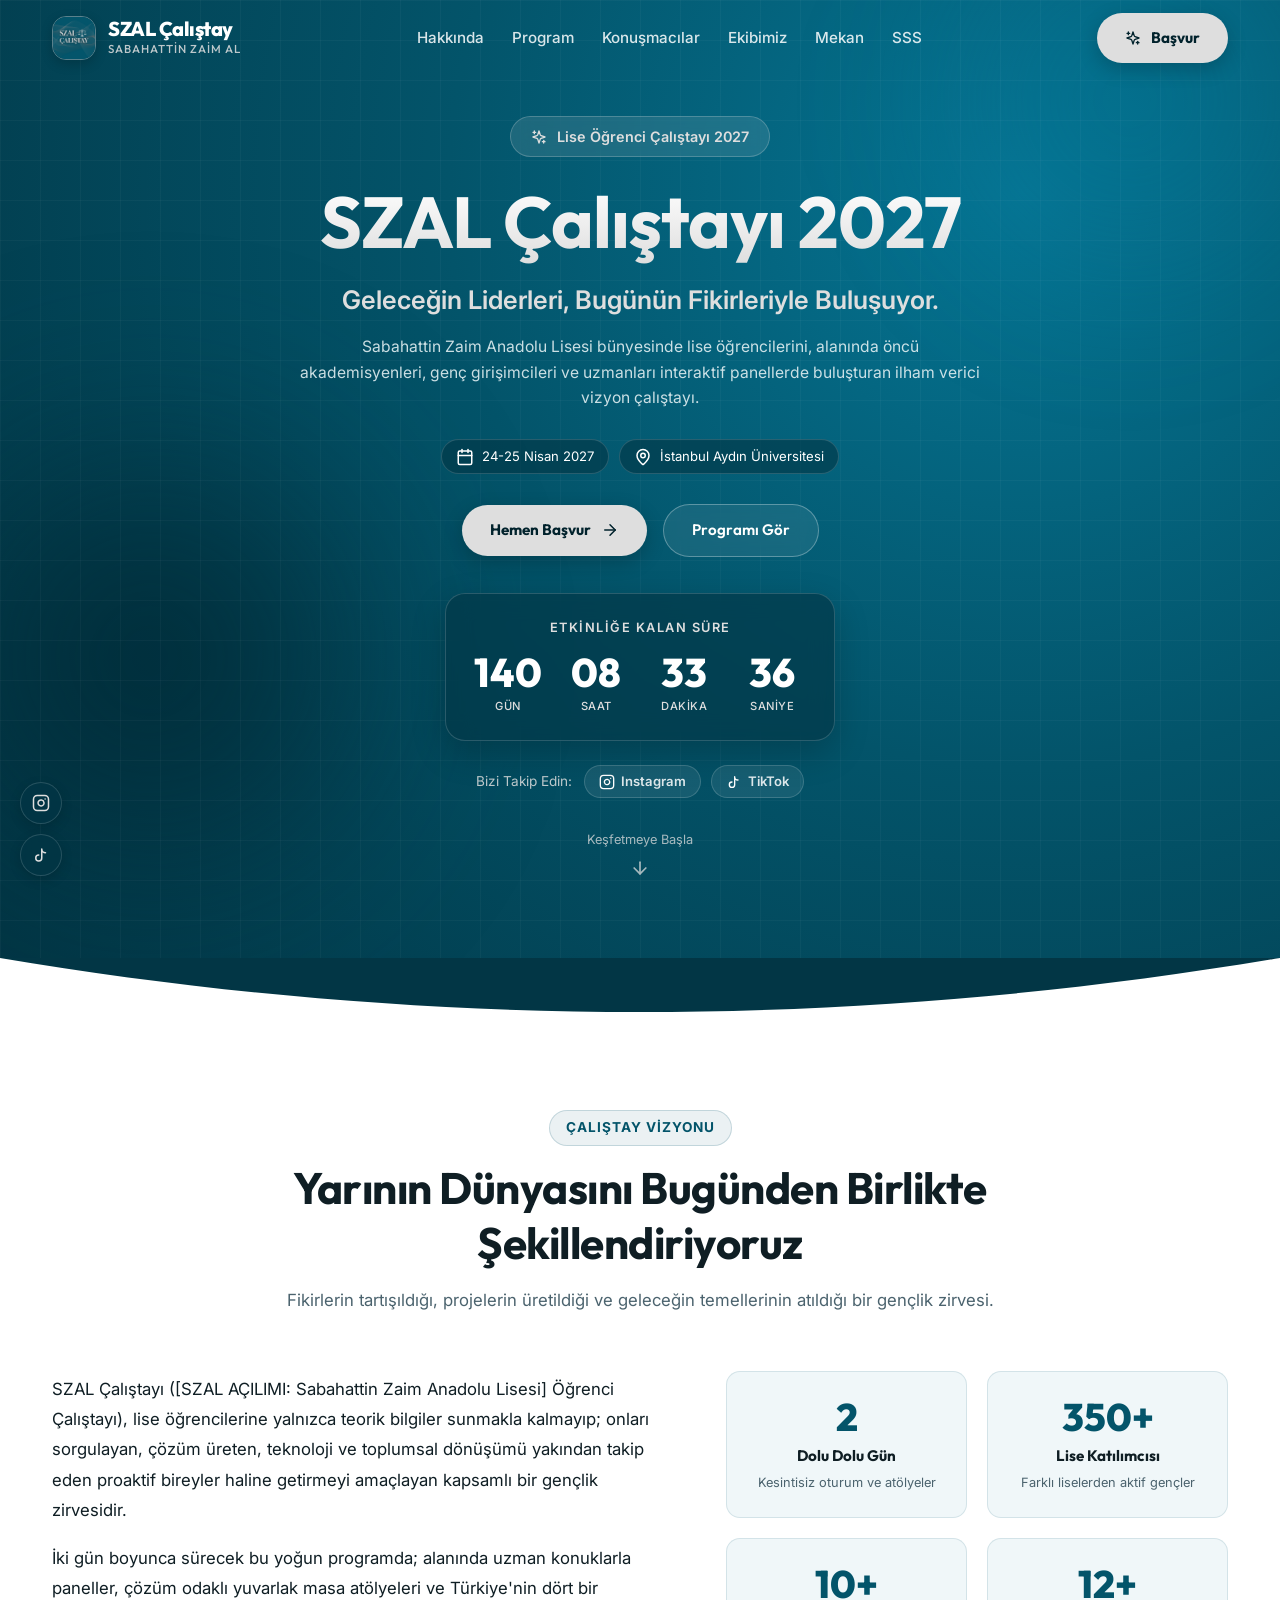
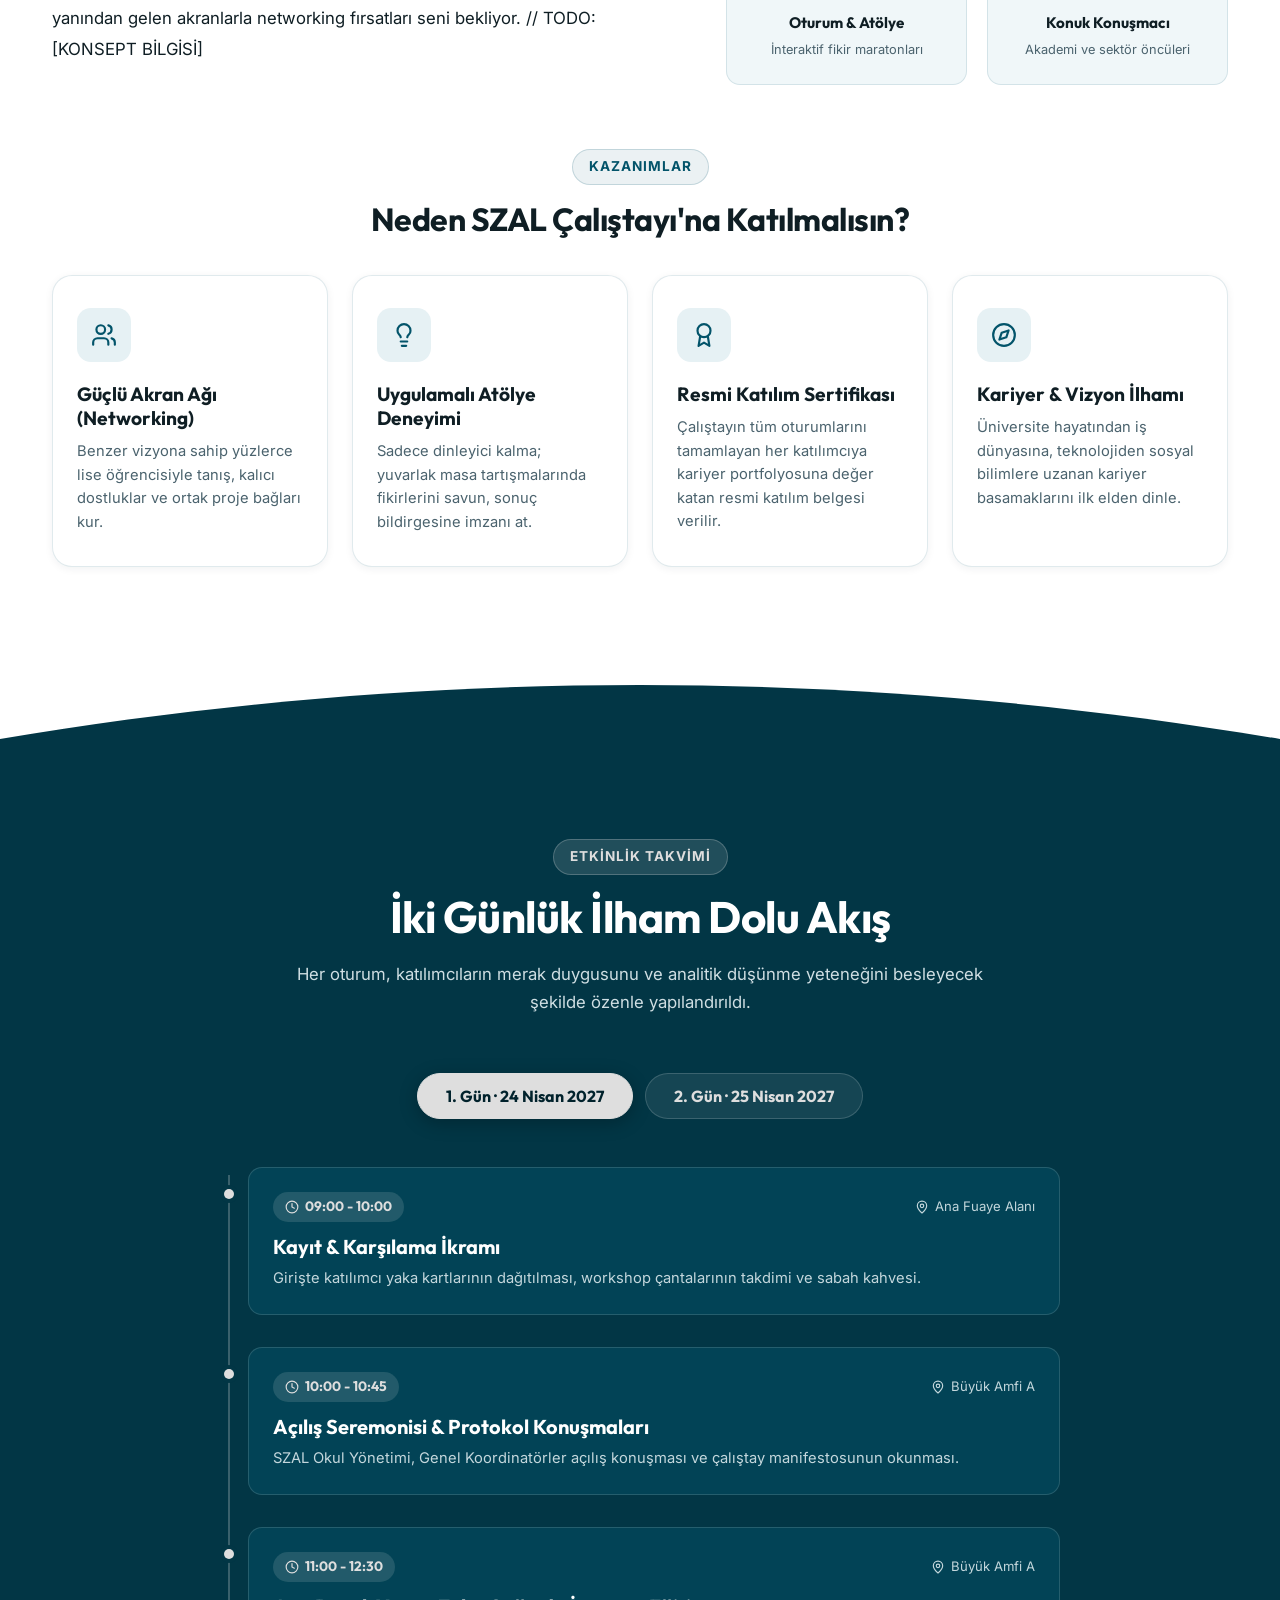
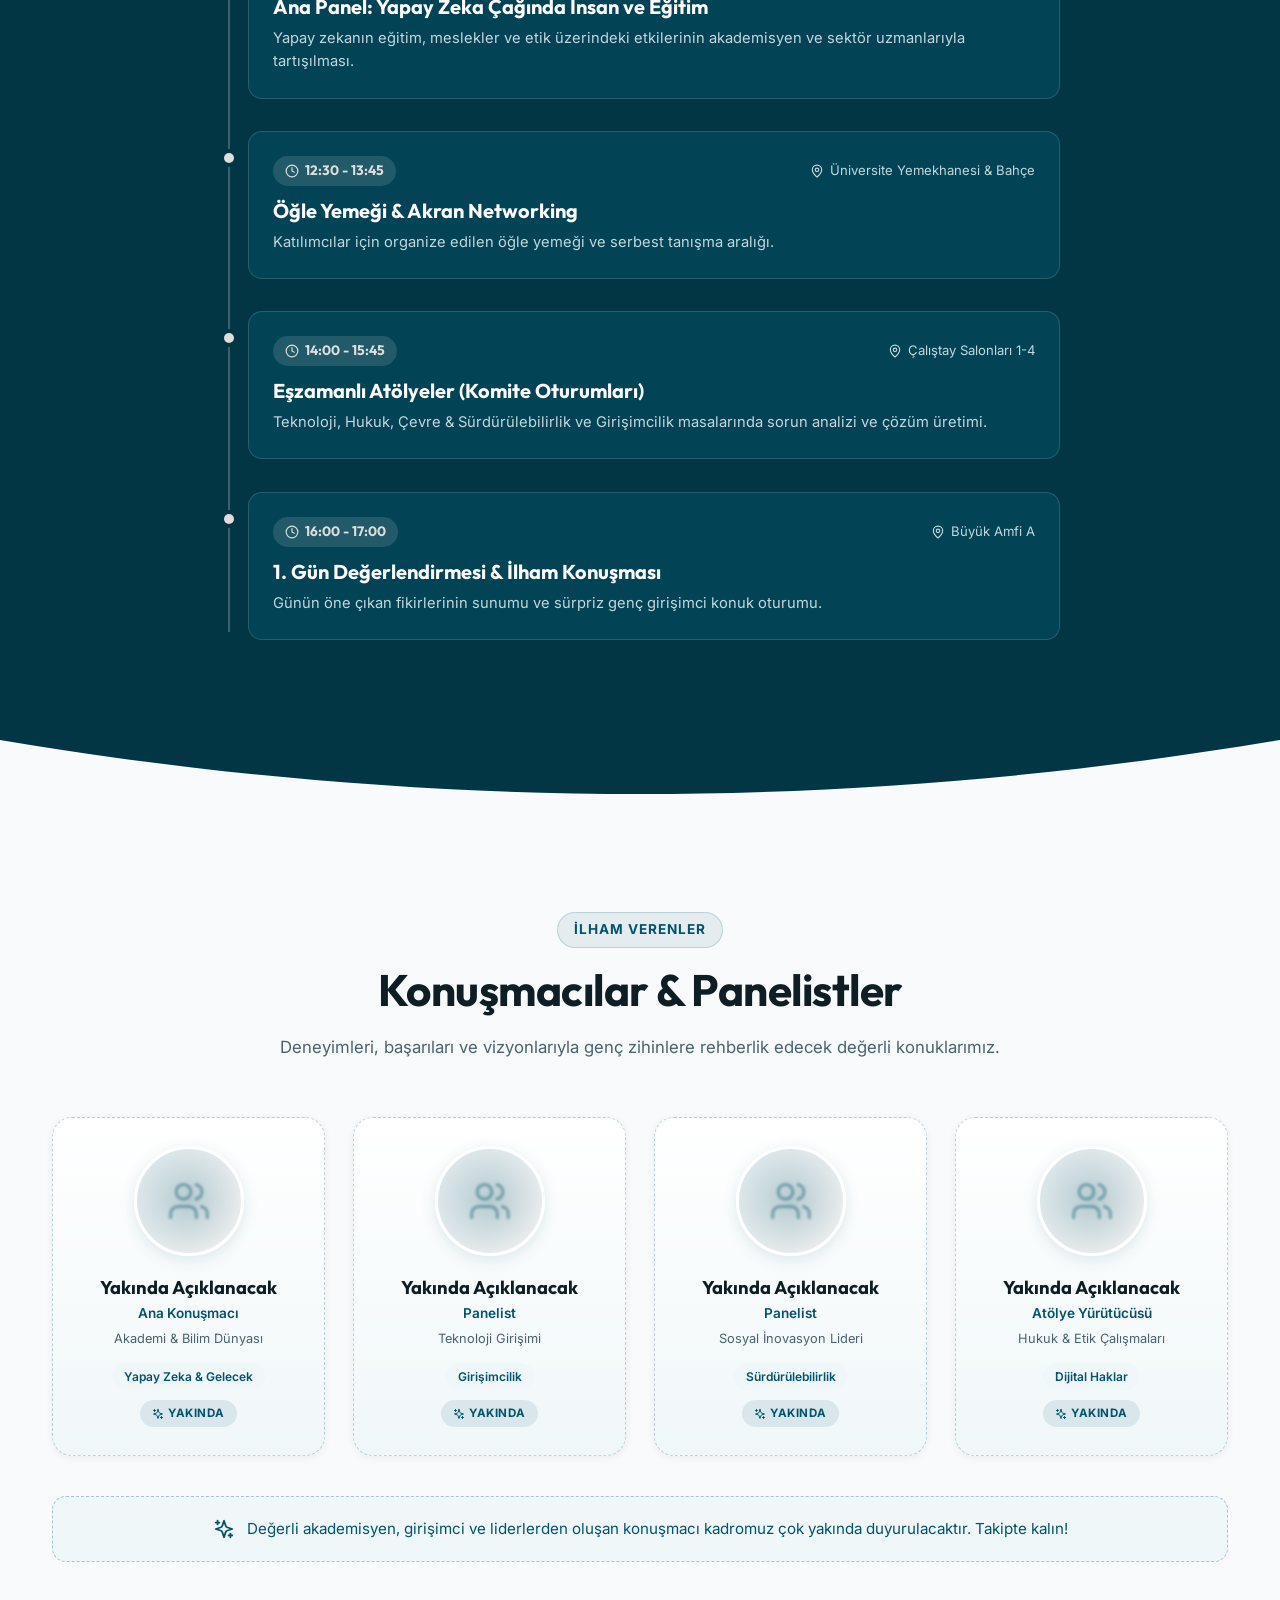
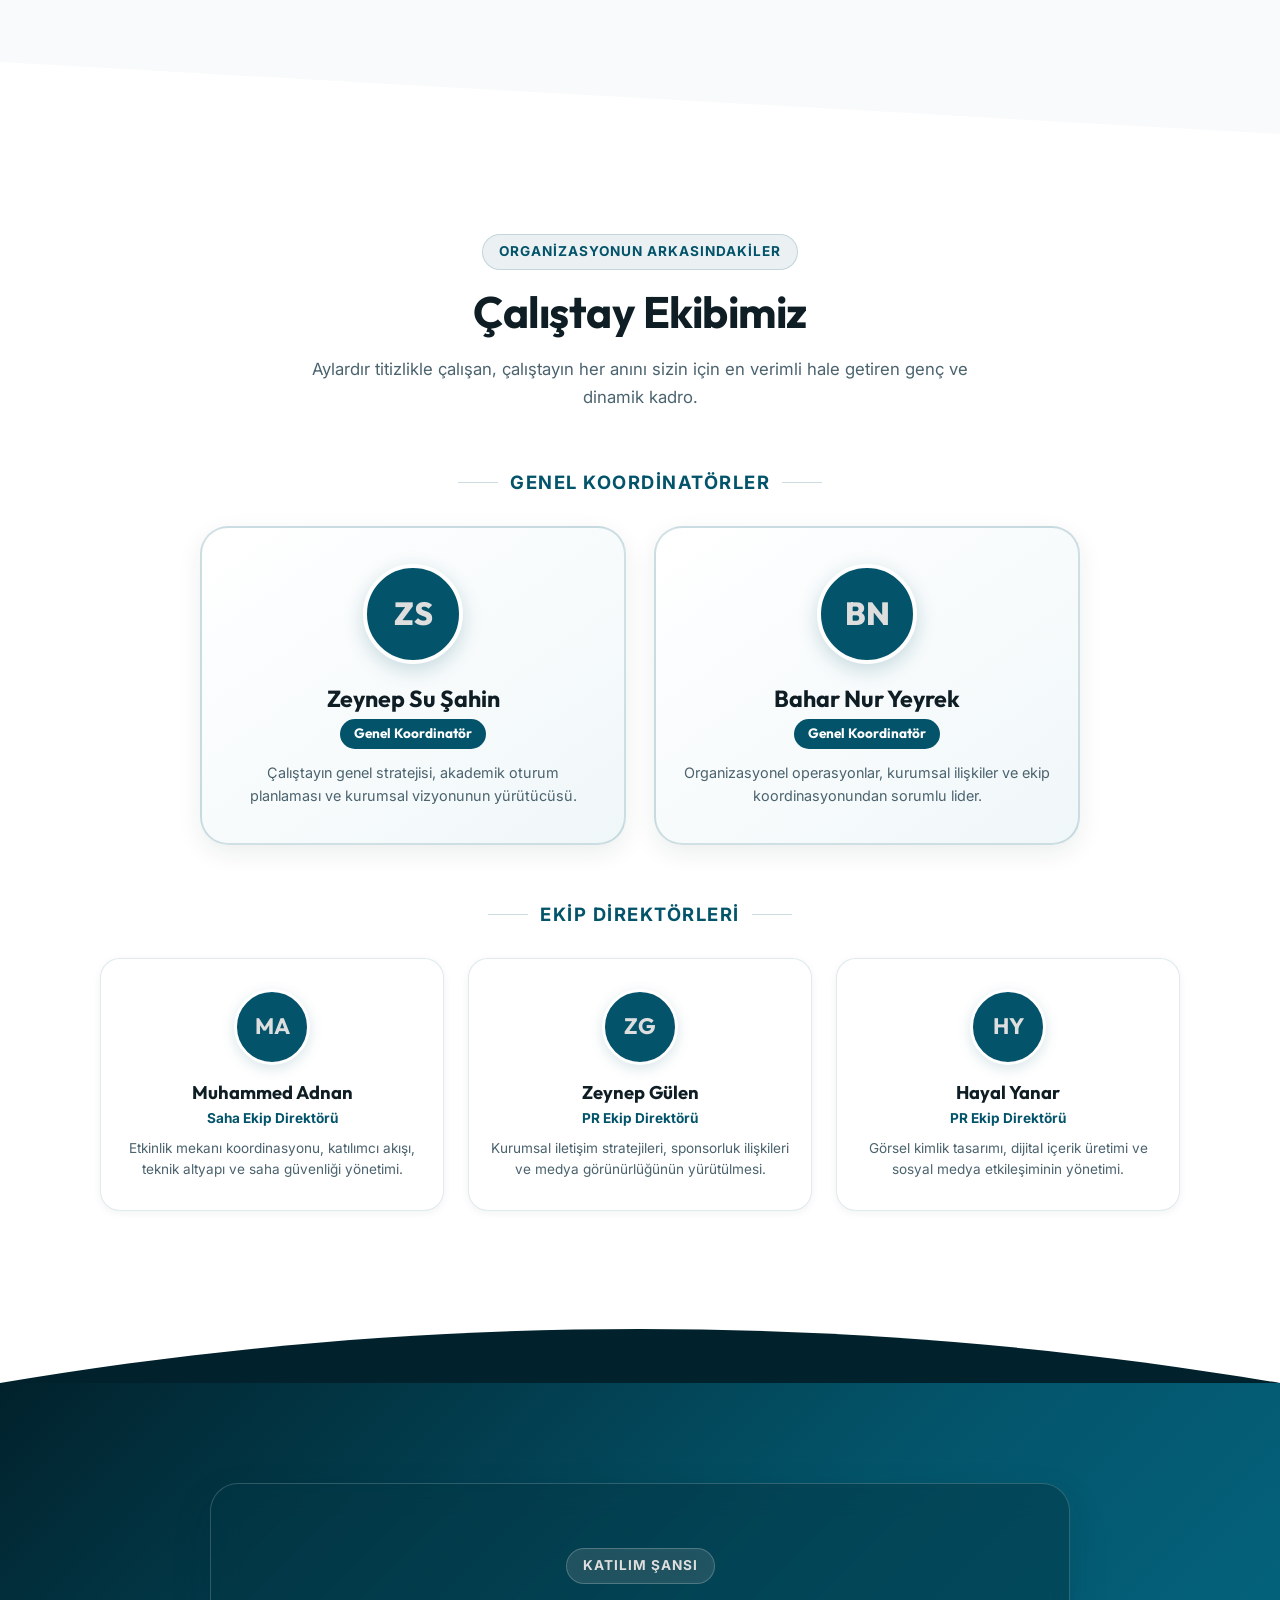
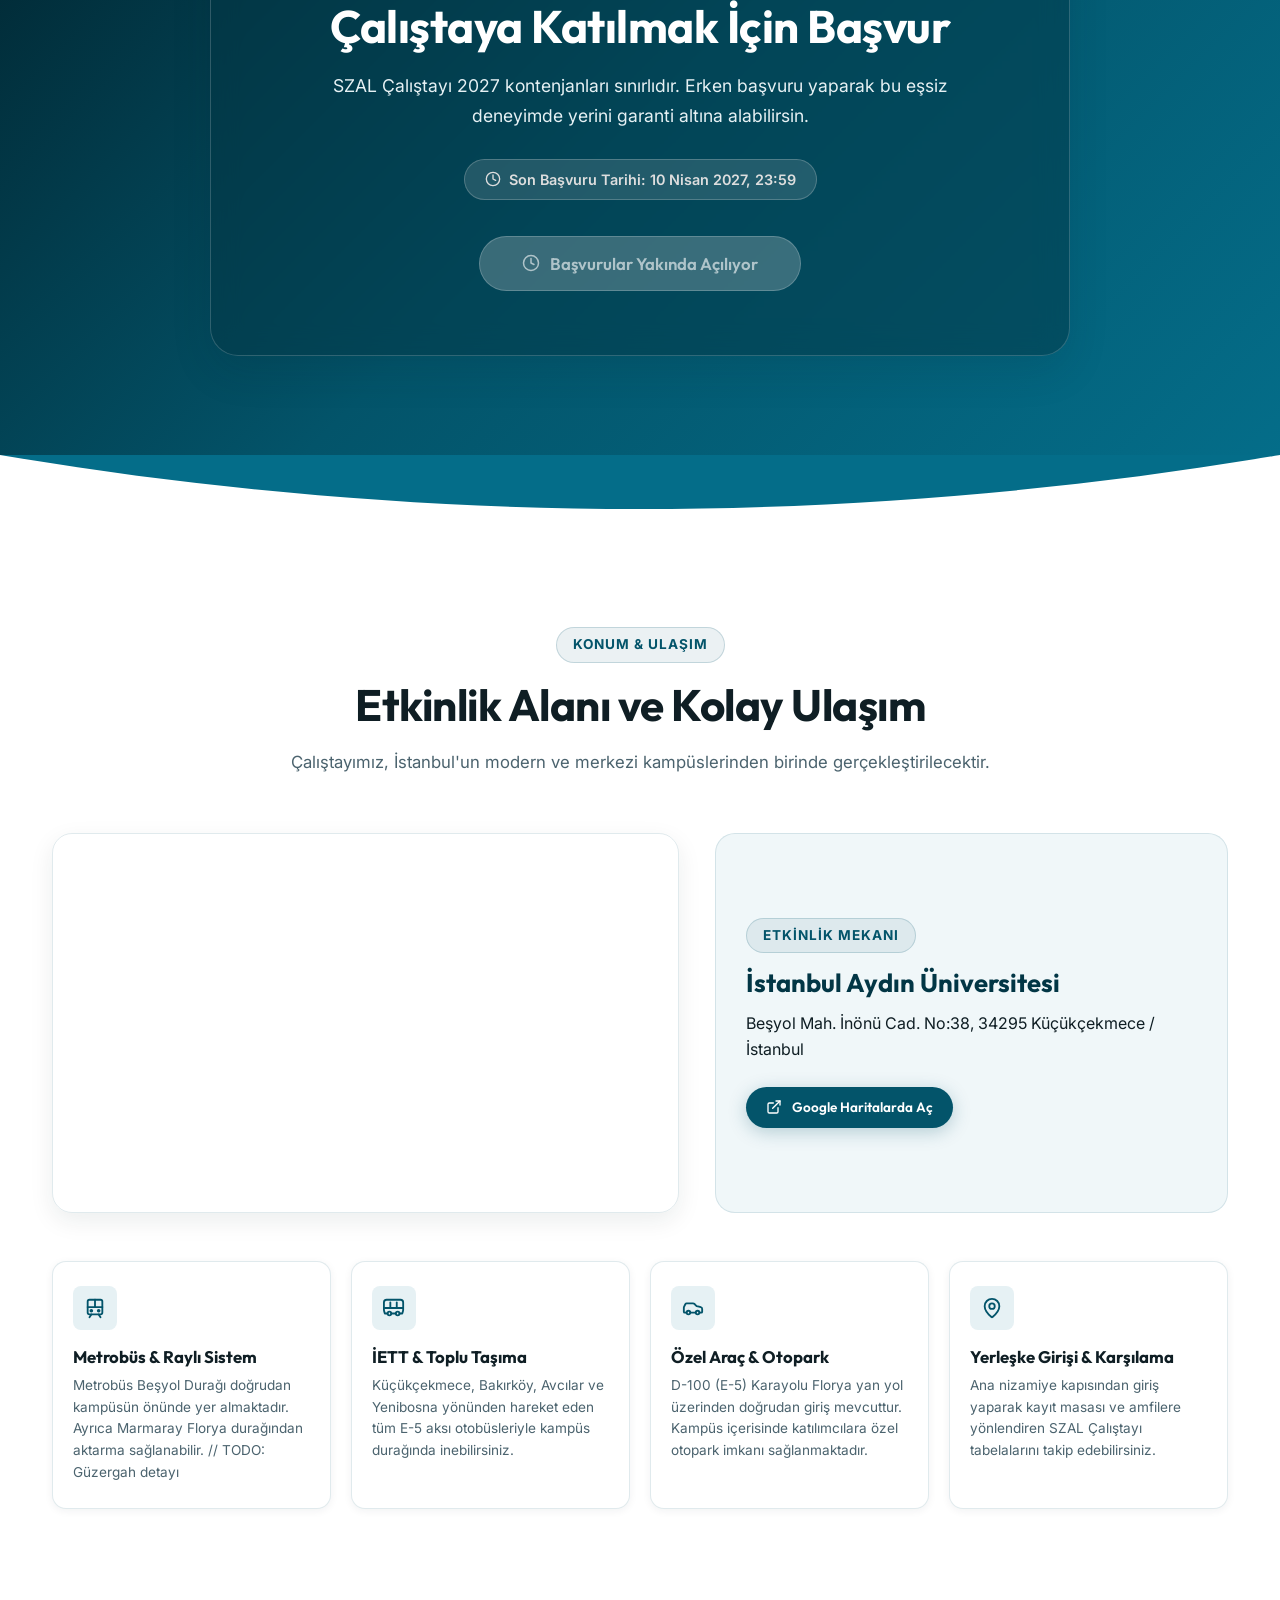
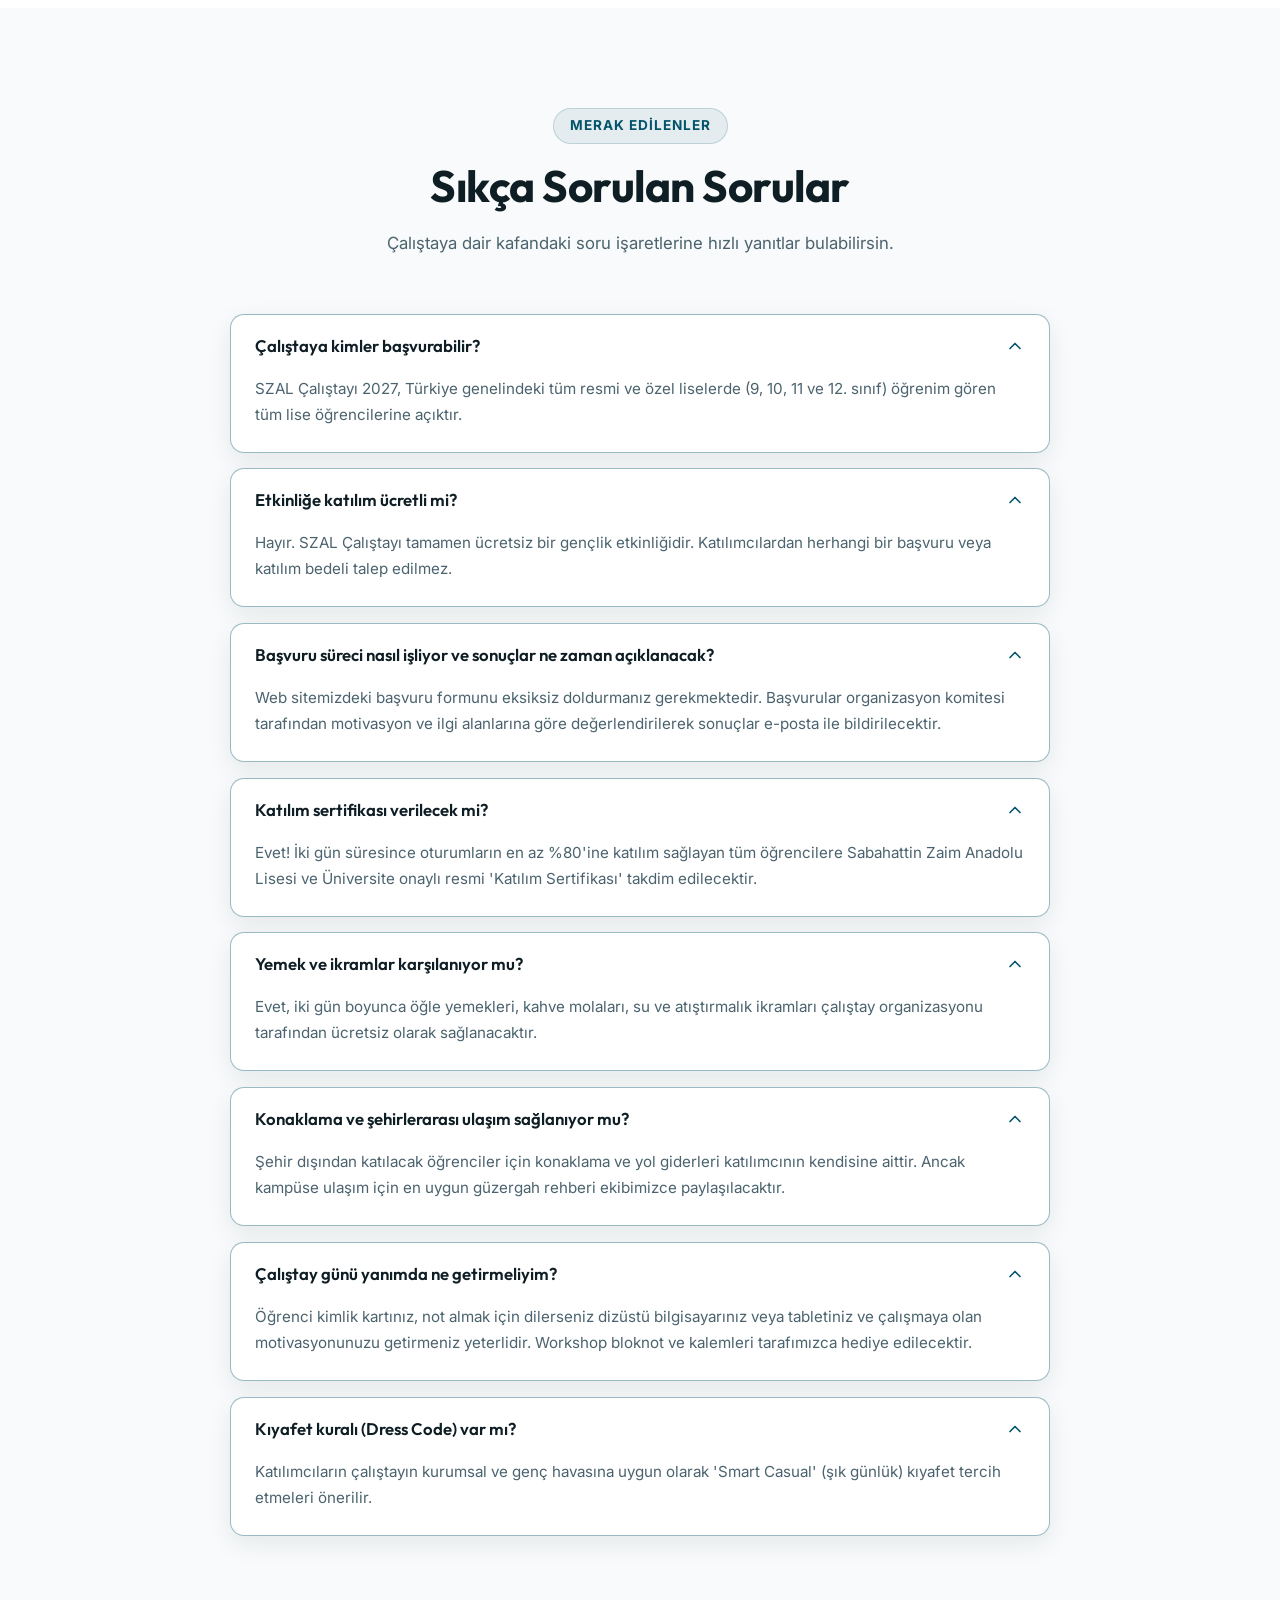
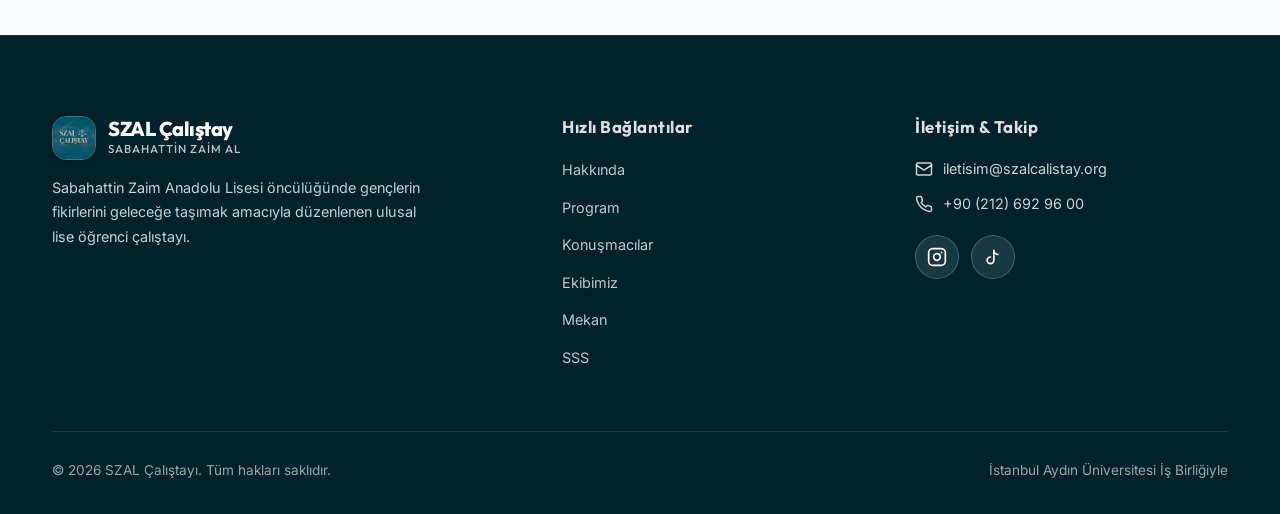
<file: index.html>
<!DOCTYPE html>
<html lang="tr">
<head>
  <meta charset="UTF-8" />
  <meta name="viewport" content="width=device-width, initial-scale=1.0" />
  <meta http-equiv="X-UA-Compatible" content="ie=edge" />

  <!-- SEO & Temel Bilgiler -->
  <title>SZAL Çalıştayı 2027 | Sabahattin Zaim Anadolu Lisesi</title>
  <meta name="description" content="Sabahattin Zaim Anadolu Lisesi öğrenci çalıştayı 24-25 Nisan 2027 tarihlerinde genç liderleri, ilham verici oturumları ve interaktif atölyeleri bir araya getiriyor. Hemen başvur!" />
  <meta name="author" content="SZAL Çalıştayı Organizasyon Ekibi" />
  <meta name="robots" content="index, follow" />
  <meta name="theme-color" content="#03546A" />

  <!-- Open Graph / Facebook -->
  <meta property="og:type" content="website" />
  <meta property="og:url" content="https://szalcalistay.org/" />
  <meta property="og:title" content="SZAL Çalıştayı 2027 | Sabahattin Zaim Anadolu Lisesi" />
  <meta property="og:description" content="24-25 Nisan 2027 tarihlerinde genç liderleri, ilham verici panelleri ve atölyeleri bir araya getiren prestijli lise çalıştayı." />
  <meta property="og:image" content="./logo.png" />
  <meta property="og:locale" content="tr_TR" />

  <!-- Twitter Card -->
  <meta name="twitter:card" content="summary_large_image" />
  <meta name="twitter:title" content="SZAL Çalıştayı 2027 | Sabahattin Zaim Anadolu Lisesi" />
  <meta name="twitter:description" content="24-25 Nisan 2027'de fikirlerin eyleme dönüştüğü iki gün. Detayları incele ve hemen başvur!" />
  <meta name="twitter:image" content="./logo.png" />

  <!-- Favicon -->
  <link rel="icon" type="image/png" href="./logo.png" />
  <link rel="apple-touch-icon" href="./logo.png" />

  <!-- Google Fonts (Outfit & Inter - Türkçe Latin-ext desteği) -->
  <link rel="preconnect" href="https://fonts.googleapis.com" />
  <link rel="preconnect" href="https://fonts.gstatic.com" crossorigin />
  <link href="https://fonts.googleapis.com/css2?family=Inter:wght@400;500;600;700&family=Outfit:wght@500;600;700;800;900&display=swap" rel="stylesheet" />

  <!-- CSS Tasarım Sistemi -->
  <link rel="stylesheet" href="./css/style.css" />

  <!-- Schema.org JSON-LD (Etkinlik Yapısal Verisi) -->
  <script type="application/ld+json">
  {
    "@context": "https://schema.org",
    "@type": "EducationEvent",
    "name": "SZAL Çalıştayı 2027",
    "description": "Sabahattin Zaim Anadolu Lisesi bünyesinde lise öğrencileri için düzenlenen iki günlük vizyon ve atölye çalıştayı.",
    "startDate": "2027-04-24T09:00:00+03:00",
    "endDate": "2027-04-25T17:00:00+03:00",
    "eventAttendanceMode": "https://schema.org/OfflineEventAttendanceMode",
    "eventStatus": "https://schema.org/EventScheduled",
    "location": {
      "@type": "Place",
      "name": "İstanbul Sabahattin Zaim Üniversitesi",
      "address": {
        "@type": "PostalAddress",
        "streetAddress": "Halkalı Merkez Mahallesi, Halkalı Caddesi No:2",
        "addressLocality": "Küçükçekmece",
        "addressRegion": "İstanbul",
        "postalCode": "34303",
        "addressCountry": "TR"
      }
    },
    "organizer": {
      "@type": "Organization",
      "name": "Sabahattin Zaim Anadolu Lisesi Öğrenci Çalıştayı Ekibi",
      "url": "https://szalcalistay.org"
    }
  }
  </script>
</head>
<body>

  <!-- Klavye Erişilebilirliği İçin Hızlı Atlama -->
  <a href="#ana-icerik" class="skip-link">İçeriğe Doğrudan Atla</a>

  <!-- Sayfa Yükleme Animasyonu (Preloader) -->
  <div id="preloader" aria-hidden="true">
    <div class="loader-brand">
      <img src="./logo.png" alt="SZAL Çalıştayı Logosu" class="loader-logo-img" />
      <div class="loader-spinner"></div>
      <div class="loader-text">SZAL 2027</div>
    </div>
  </div>

  <!-- ==========================================================================
       1. STICKY NAVBAR
       ========================================================================== -->
  <header class="header-navbar" id="header-navbar">
    <div class="container navbar-container">
      
      <!-- Marka / Logo -->
      <a href="#hero" class="brand-logo" aria-label="SZAL Çalıştayı Ana Sayfa">
        <img src="./logo.png" alt="SZAL Çalıştayı Logosu" class="brand-logo-img" />
        <div class="brand-text">
          <span class="brand-title">SZAL Çalıştay</span>
          <span class="brand-subtitle">Sabahattin Zaim AL</span>
        </div>
      </a>

      <!-- Masaüstü Navigasyon -->
      <nav class="nav-menu-desktop" id="nav-links-container" aria-label="Ana Menü"></nav>

      <!-- Aksiyon & Mobil Hamburger Butonu -->
      <div class="nav-actions">
        <div id="nav-cta-wrap"></div>

        <button class="menu-toggle-btn" id="menu-toggle" aria-label="Menüyü Aç" aria-expanded="false" aria-controls="mobile-drawer">
          <svg xmlns="http://www.w3.org/2000/svg" width="24" height="24" viewBox="0 0 24 24" fill="none" stroke="currentColor" stroke-width="2" stroke-linecap="round" stroke-linejoin="round" aria-hidden="true"><line x1="4" x2="20" y1="12" y2="12"/><line x1="4" x2="20" y1="6" y2="6"/><line x1="4" x2="20" y1="18" y2="18"/></svg>
        </button>
      </div>

    </div>
  </header>

  <!-- Mobil Çekmece Menü -->
  <div class="mobile-drawer" id="mobile-drawer" role="dialog" aria-modal="true" aria-label="Mobil Menü">
    <div class="mobile-drawer-header">
      <div class="brand-logo">
        <img src="./logo.png" alt="SZAL Çalıştayı Logosu" class="brand-logo-img" />
        <div class="brand-text">
          <span class="brand-title">SZAL Çalıştay</span>
          <span class="brand-subtitle">Sabahattin Zaim AL</span>
        </div>
      </div>
      <button class="menu-toggle-btn" id="close-menu-btn" aria-label="Menüyü Kapat">
        <svg xmlns="http://www.w3.org/2000/svg" width="24" height="24" viewBox="0 0 24 24" fill="none" stroke="currentColor" stroke-width="2" stroke-linecap="round" stroke-linejoin="round" aria-hidden="true"><path d="M18 6 6 18"/><path d="m6 6 12 12"/></svg>
      </button>
    </div>

    <nav class="mobile-nav-links" id="mobile-nav-links" aria-label="Mobil Navigasyon"></nav>

    <div class="mobile-drawer-footer">
      <div class="social-icons-row" id="mobile-social-wrap"></div>
    </div>
  </div>

  <!-- Ana İçerik Başlangıcı -->
  <main id="ana-icerik">

    <!-- ==========================================================================
         2. HERO BÖLÜMÜ
         ========================================================================== -->
    <section class="hero-section text-dark-theme" id="hero">
      <div class="hero-glow-1"></div>
      <div class="hero-glow-2"></div>
      <div class="hero-grid-pattern"></div>

      <div class="container hero-content">
        <!-- Rozet -->
        <div class="hero-top-badge" id="hero-badge"></div>

        <!-- Ana Başlık & Slogan -->
        <h1 class="hero-title" id="hero-title">SZAL Çalıştayı 2027</h1>
        <p class="hero-slogan" id="hero-slogan"></p>
        <p class="hero-desc" id="hero-desc"></p>

        <!-- Tarih & Konum Rozetleri -->
        <div class="hero-meta-badges" id="hero-meta-badges"></div>

        <!-- Butonlar -->
        <div class="hero-cta-group" id="hero-cta-group"></div>

        <!-- Canlı Geri Sayım Kutusu -->
        <div class="countdown-wrapper">
          <div class="countdown-title" id="countdown-title">Etkinliğe Kalan Süre</div>
          <div class="countdown-grid" id="countdown-grid">
            <div class="countdown-card">
              <span class="countdown-val" id="cd-days">00</span>
              <span class="countdown-unit">Gün</span>
            </div>
            <div class="countdown-card">
              <span class="countdown-val" id="cd-hours">00</span>
              <span class="countdown-unit">Saat</span>
            </div>
            <div class="countdown-card">
              <span class="countdown-val" id="cd-minutes">00</span>
              <span class="countdown-unit">Dakika</span>
            </div>
            <div class="countdown-card">
              <span class="countdown-val" id="cd-seconds">00</span>
              <span class="countdown-unit">Saniye</span>
            </div>
          </div>
        </div>

        <!-- Bizi Takip Edin Şeridi -->
        <div class="hero-social-strip" id="hero-social-strip"></div>

        <!-- Aşağı Kaydırma Oku -->
        <div>
          <a href="#hakkinda" class="scroll-indicator" aria-label="Aşağı kaydır ve içeriği incele">
            <span>Keşfetmeye Başla</span>
            <span class="scroll-indicator-arrow">
              <svg xmlns="http://www.w3.org/2000/svg" width="20" height="20" viewBox="0 0 24 24" fill="none" stroke="currentColor" stroke-width="2" stroke-linecap="round" stroke-linejoin="round" aria-hidden="true"><path d="M12 5v14"/><path d="m19 12-7 7-7-7"/></svg>
            </span>
          </a>
        </div>
      </div>
    </section>

    <!-- Geçiş Ayracı 1: Koyu Hero -> Açık Hakkında -->
    <div class="section-divider" style="background-color: var(--color-bg-white);">
      <svg viewBox="0 0 1440 80" fill="none" preserveAspectRatio="none">
        <path d="M0,0 C480,80 960,80 1440,0 L1440,0 L0,0 Z" fill="#023645"></path>
      </svg>
    </div>

    <!-- ==========================================================================
         3. HAKKINDA VE SAYILARLA ÇALIŞTAY
         ========================================================================== -->
    <section class="about-section text-light-theme" id="hakkinda">
      <div class="container">
        
        <div class="section-header">
          <span class="section-badge light">Çalıştay Vizyonu</span>
          <h2 class="section-title">Yarının Dünyasını Bugünden Birlikte Şekillendiriyoruz</h2>
          <p class="section-desc">Fikirlerin tartışıldığı, projelerin üretildiği ve geleceğin temellerinin atıldığı bir gençlik zirvesi.</p>
        </div>

        <!-- Tanıtım Metni ve Sayı Sayaçları -->
        <div class="about-intro-grid">
          <div class="about-text-content" id="about-text-content"></div>
          <div class="stats-grid" id="about-stats-grid"></div>
        </div>

        <!-- Neden Katılmalısın Kartları -->
        <div class="section-header" style="margin-bottom: 36px; margin-top: 60px;">
          <span class="section-badge light">Kazanımlar</span>
          <h3 class="section-title" style="font-size: 2rem;">Neden SZAL Çalıştayı'na Katılmalısın?</h3>
        </div>
        <div class="why-join-grid" id="about-why-grid"></div>

      </div>
    </section>

    <!-- Geçiş Ayracı 2: Açık Hakkında -> Koyu Program -->
    <div class="section-divider" style="background-color: var(--color-bg-white);">
      <svg viewBox="0 0 1440 80" fill="none" preserveAspectRatio="none">
        <path d="M0,80 C480,0 960,0 1440,80 L1440,80 L0,80 Z" fill="#023645"></path>
      </svg>
    </div>

    <!-- ==========================================================================
         4. PROGRAM (ETKİNLİK AKIŞI)
         ========================================================================== -->
    <section class="schedule-section text-dark-theme" id="program">
      <div class="container">
        
        <div class="section-header">
          <span class="section-badge dark">Etkinlik Takvimi</span>
          <h2 class="section-title">İki Günlük İlham Dolu Akış</h2>
          <p class="section-desc">Her oturum, katılımcıların merak duygusunu ve analitik düşünme yeteneğini besleyecek şekilde özenle yapılandırıldı.</p>
        </div>

        <!-- 2 Günlük Sekme Butonları -->
        <div class="schedule-tabs" id="schedule-tabs-wrap"></div>

        <!-- Dikey Zaman Çizelgesi -->
        <div class="timeline-container">
          <div class="timeline-track" id="timeline-track"></div>
        </div>

      </div>
    </section>

    <!-- Geçiş Ayracı 3: Koyu Program -> Açık Konuşmacılar -->
    <div class="section-divider" style="background-color: var(--color-bg-light);">
      <svg viewBox="0 0 1440 80" fill="none" preserveAspectRatio="none">
        <path d="M0,0 C480,80 960,80 1440,0 L1440,0 L0,0 Z" fill="#023645"></path>
      </svg>
    </div>

    <!-- ==========================================================================
         5. KONUŞMACILAR & PANELİSTLER
         ========================================================================== -->
    <section class="speakers-section text-light-theme" id="konusmacilar">
      <div class="container">
        
        <div class="section-header">
          <span class="section-badge light">İlham Verenler</span>
          <h2 class="section-title">Konuşmacılar & Panelistler</h2>
          <p class="section-desc">Deneyimleri, başarıları ve vizyonlarıyla genç zihinlere rehberlik edecek değerli konuklarımız.</p>
        </div>

        <!-- Konuşmacı Kartları Izgarası -->
        <div class="speakers-grid" id="speakers-grid"></div>

        <!-- "Yakında Açıklanacak" Bilgilendirme Kutusu -->
        <div id="speakers-notice-wrap"></div>

      </div>
    </section>

    <!-- Geçiş Ayracı 4: Açık Konuşmacılar -> Beyaz Ekibimiz -->
    <div class="section-divider" style="background-color: var(--color-bg-white);">
      <svg viewBox="0 0 1440 40" fill="none" preserveAspectRatio="none">
        <path d="M0,0 L1440,40 L1440,0 Z" fill="#F8FAFB"></path>
      </svg>
    </div>

    <!-- ==========================================================================
         6. EKİBİMİZ (HİYERARŞİK DÜZEN)
         ========================================================================== -->
    <section class="team-section text-light-theme" id="ekibimiz">
      <div class="container">
        
        <div class="section-header">
          <span class="section-badge light">Organizasyonun Arkasındakiler</span>
          <h2 class="section-title">Çalıştay Ekibimiz</h2>
          <p class="section-desc">Aylardır titizlikle çalışan, çalıştayın her anını sizin için en verimli hale getiren genç ve dinamik kadro.</p>
        </div>

        <!-- 1. Hiyerarşi: Genel Koordinatörler (Büyük Kartlar) -->
        <div class="team-group-title">Genel Koordinatörler</div>
        <div class="gc-grid" id="team-gc-grid"></div>

        <!-- 2. Hiyerarşi: Direktörler (Eşit Kartlar) -->
        <div class="team-group-title" style="margin-top: 40px;">Ekip Direktörleri</div>
        <div class="directors-grid" id="team-directors-grid"></div>

      </div>
    </section>

    <!-- Geçiş Ayracı 5: Beyaz Ekibimiz -> Petrol Mavisi Başvuru -->
    <div class="section-divider" style="background-color: var(--color-bg-white);">
      <svg viewBox="0 0 1440 80" fill="none" preserveAspectRatio="none">
        <path d="M0,80 C480,0 960,0 1440,80 L1440,80 L0,80 Z" fill="#01222C"></path>
      </svg>
    </div>

    <!-- ==========================================================================
         7. BAŞVURU BÖLÜMÜ (CTA BANNER)
         ========================================================================== -->
    <section class="cta-application-section text-dark-theme" id="basvuru">
      <div class="container">
        <div class="cta-box">
          <span class="section-badge dark">Katılım Şansı</span>
          <h2 class="cta-title" id="cta-title">Geleceğin Bir Parçası Olmaya Hazır Mısın?</h2>
          <p class="cta-desc" id="cta-desc">SZAL Çalıştayı 2027 kontenjanları sınırlıdır. Erken başvuru yaparak bu eşsiz deneyimde yerini garanti altına alabilirsin.</p>
          
          <div class="cta-deadline-pill" id="cta-deadline"></div>

          <div class="cta-button-wrap" id="cta-button-wrap"></div>
        </div>
      </div>
    </section>

    <!-- Geçiş Ayracı 6: Koyu Başvuru -> Açık Mekan -->
    <div class="section-divider" style="background-color: var(--color-bg-white);">
      <svg viewBox="0 0 1440 80" fill="none" preserveAspectRatio="none">
        <path d="M0,0 C480,80 960,80 1440,0 L1440,0 L0,0 Z" fill="#046D89"></path>
      </svg>
    </div>

    <!-- ==========================================================================
         8. MEKAN VE ULAŞIM
         ========================================================================== -->
    <section class="venue-section text-light-theme" id="mekan">
      <div class="container">
        
        <div class="section-header">
          <span class="section-badge light">Konum & Ulaşım</span>
          <h2 class="section-title">Etkinlik Alanı ve Kolay Ulaşım</h2>
          <p class="section-desc">Çalıştayımız, İstanbul'un modern ve merkezi kampüslerinden birinde gerçekleştirilecektir.</p>
        </div>

        <!-- Harita ve Adres Kartı -->
        <div class="venue-grid">
          <div class="map-container">
            <iframe id="map-iframe" title="Çalıştay Mekan Haritası" loading="lazy" allowfullscreen="" referrerpolicy="no-referrer-when-downgrade"></iframe>
          </div>
          <div class="venue-info-card">
            <span class="section-badge light" style="align-self: flex-start;">Etkinlik Mekanı</span>
            <h3 class="venue-title" id="venue-name">İstanbul Sabahattin Zaim Üniversitesi</h3>
            <p class="venue-address" id="venue-address"></p>
            <div style="display:flex; gap:12px; flex-wrap:wrap;">
              <a href="https://maps.google.com" target="_blank" rel="noopener noreferrer" class="btn btn-primary" style="padding:10px 20px; font-size:0.85rem;">
                <svg xmlns="http://www.w3.org/2000/svg" width="16" height="16" viewBox="0 0 24 24" fill="none" stroke="currentColor" stroke-width="2" stroke-linecap="round" stroke-linejoin="round" aria-hidden="true"><path d="M15 3h6v6"/><path d="M10 14 21 3"/><path d="M18 13v6a2 2 0 0 1-2 2H5a2 2 0 0 1-2-2V8a2 2 0 0 1 2-2h6"/></svg>
                <span>Google Haritalarda Aç</span>
              </a>
            </div>
          </div>
        </div>

        <!-- Ulaşım Seçenekleri Izgarası -->
        <div class="transport-grid" id="transport-grid"></div>

      </div>
    </section>

    <!-- ==========================================================================
         9. SIKÇA SORULAN SORULAR (SSS)
         ========================================================================== -->
    <section class="faq-section text-light-theme" id="sss">
      <div class="container">
        
        <div class="section-header">
          <span class="section-badge light">Merak Edilenler</span>
          <h2 class="section-title">Sıkça Sorulan Sorular</h2>
          <p class="section-desc">Çalıştaya dair kafandaki soru işaretlerine hızlı yanıtlar bulabilirsin.</p>
        </div>

        <!-- Accordion Yapısı -->
        <div class="faq-accordion-wrap" id="faq-accordion-wrap"></div>

      </div>
    </section>

    <!-- ==========================================================================
         10. SPONSORLAR VE DESTEKÇİLER (Opsiyonel)
         ========================================================================== -->
    <section class="sponsors-section text-light-theme" id="sponsors-section">
      <div class="container">
        <div class="section-header">
          <span class="section-badge light">Destekçiler</span>
          <h2 class="section-title">Sponsorlar ve Kurumsal Destekçiler</h2>
        </div>
        <div class="sponsors-grid" id="sponsors-grid"></div>
      </div>
    </section>

  </main>

  <!-- ==========================================================================
       11. FOOTER
       ========================================================================== -->
  <footer class="footer">
    <div class="container">
      <div class="footer-grid">
        
        <!-- Marka Bilgisi -->
        <div>
          <a href="#hero" class="brand-logo" aria-label="SZAL Çalıştayı Ana Sayfa">
            <img src="./logo.png" alt="SZAL Çalıştayı Logosu" class="brand-logo-img" />
            <div class="brand-text">
              <span class="brand-title">SZAL Çalıştay</span>
              <span class="brand-subtitle">Sabahattin Zaim AL</span>
            </div>
          </a>
          <p class="footer-brand-desc">
            Sabahattin Zaim Anadolu Lisesi öncülüğünde gençlerin fikirlerini geleceğe taşımak amacıyla düzenlenen ulusal lise öğrenci çalıştayı.
          </p>
        </div>

        <!-- Hızlı Bağlantılar -->
        <div>
          <h4 class="footer-heading">Hızlı Bağlantılar</h4>
          <ul class="footer-links" id="footer-quick-links"></ul>
        </div>

        <!-- İletişim & Sosyal Medya -->
        <div>
          <h4 class="footer-heading">İletişim & Takip</h4>
          <div id="footer-contact-wrap"></div>
          <div class="footer-social-row" id="footer-social-wrap"></div>
        </div>

      </div>

      <!-- Alt Çizgi ve Telif -->
      <div class="footer-bottom">
        <div>
          © <span id="footer-year">2027</span> SZAL Çalıştayı. Tüm hakları saklıdır.
        </div>
        <div id="footer-venue-note"></div>
      </div>
    </div>
  </footer>

  <!-- Sabit Yüzen Butonlar -->
  <aside class="floating-socials" aria-label="Sosyal Medya Kısayolları">
    <a href="https://www.instagram.com/szalcalistay/" target="_blank" rel="noopener noreferrer" class="floating-social-btn" aria-label="Instagram sayfamızı ziyaret et">
      <svg xmlns="http://www.w3.org/2000/svg" width="18" height="18" viewBox="0 0 24 24" fill="none" stroke="currentColor" stroke-width="2" stroke-linecap="round" stroke-linejoin="round" aria-hidden="true"><rect width="20" height="20" x="2" y="2" rx="5" ry="5"/><path d="M16 11.37A4 4 0 1 1 12.63 8 4 4 0 0 1 16 11.37z"/><line x1="17.5" x2="17.51" y1="6.5" y2="6.5"/></svg>
    </a>
    <a href="https://www.tiktok.com/@szalcalistay" target="_blank" rel="noopener noreferrer" class="floating-social-btn" aria-label="TikTok sayfamızı ziyaret et">
      <svg xmlns="http://www.w3.org/2000/svg" width="18" height="18" viewBox="0 0 24 24" fill="none" stroke="currentColor" stroke-width="2" stroke-linecap="round" stroke-linejoin="round" aria-hidden="true"><path d="M9 12a4 4 0 1 0 4 4V4a5 5 0 0 0 5 5"/></svg>
    </a>
  </aside>

  <!-- Yukarı Çık Butonu -->
  <button id="back-to-top-btn" class="back-to-top" aria-label="Sayfanın en başına çık"></button>

  <!-- JavaScript Dosyaları (Doğrudan çift tıklayarak veya web sunucusunda tam uyumlu) -->
  <script src="./js/content.js"></script>
  <script src="./js/icons.js"></script>
  <script src="./js/app.js"></script>
</body>
</html>
</file>
<file: css/style.css>
/**
 * SZAL ÇALIŞTAYI 2027 — MODERN TASARIM SİSTEMİ & STİLLER
 * Renk Paleti: #03546A (Ana), #DEDEDE (İkincil) ve türetilmiş tonlar.
 * WCAG AA Kontrast, Tam Responsive (360px - 1440px+), Glassmorphism, Akıcı Animasyonlar.
 */

:root {
  /* Renk Paleti */
  --color-primary: #03546A;
  --color-primary-dark: #023645;
  --color-primary-deep: #01222C;
  --color-primary-light: #E6F1F4;
  --color-primary-surface: #F0F7F9;
  --color-primary-hover: #046D89;
  --color-accent: #0284C7;
  --color-accent-glow: rgba(3, 84, 106, 0.35);

  --color-secondary: #DEDEDE;
  --color-secondary-light: #F4F4F4;
  --color-secondary-dark: #C4C4C4;

  --color-bg-white: #FFFFFF;
  --color-bg-light: #F8FAFB;
  --color-text-dark: #0F1E24;
  --color-text-muted: #4B636E;
  --color-text-light: #E6F1F4;
  --color-text-white: #FFFFFF;

  --border-light: rgba(3, 84, 106, 0.12);
  --border-white-translucent: rgba(255, 255, 255, 0.18);
  --border-dark-translucent: rgba(15, 30, 36, 0.1);

  /* Tipografi */
  --font-heading: 'Outfit', -apple-system, BlinkMacSystemFont, 'Segoe UI', Roboto, sans-serif;
  --font-body: 'Inter', -apple-system, BlinkMacSystemFont, 'Segoe UI', Roboto, sans-serif;

  /* Yuvarlatılmış Köşeler */
  --radius-sm: 8px;
  --radius-md: 14px;
  --radius-lg: 20px;
  --radius-xl: 28px;
  --radius-full: 9999px;

  /* Gölgeler */
  --shadow-sm: 0 2px 8px rgba(1, 34, 44, 0.06);
  --shadow-md: 0 8px 24px rgba(1, 34, 44, 0.08);
  --shadow-lg: 0 16px 40px rgba(1, 34, 44, 0.12);
  --shadow-glow: 0 0 35px rgba(3, 84, 106, 0.25);
  --shadow-card-hover: 0 20px 45px rgba(3, 84, 106, 0.16);

  /* Geçişler */
  --transition-fast: 0.2s cubic-bezier(0.16, 1, 0.3, 1);
  --transition-normal: 0.35s cubic-bezier(0.16, 1, 0.3, 1);
  --transition-slow: 0.6s cubic-bezier(0.16, 1, 0.3, 1);

  /* Grid & Konteynır */
  --container-max: 1240px;
  --nav-height: 76px;
}

/* ==========================================================================
   RESET & TEMEL AYARLAR
   ========================================================================== */
*, *::before, *::after {
  box-sizing: border-box;
  margin: 0;
  padding: 0;
}

html {
  scroll-behavior: smooth;
  scroll-padding-top: var(--nav-height);
  -webkit-font-smoothing: antialiased;
  -moz-osx-font-smoothing: grayscale;
  font-size: 16px;
}

body {
  font-family: var(--font-body);
  color: var(--color-text-dark);
  background-color: var(--color-bg-white);
  line-height: 1.6;
  overflow-x: hidden;
  position: relative;
}

/* Erişilebilirlik: Skip to content */
.skip-link {
  position: absolute;
  top: -60px;
  left: 20px;
  background: var(--color-primary);
  color: #fff;
  padding: 10px 18px;
  z-index: 10000;
  border-radius: var(--radius-sm);
  font-weight: 600;
  transition: top var(--transition-fast);
}
.skip-link:focus {
  top: 15px;
  outline: 3px solid var(--color-secondary);
}

/* Klavye Focus Göstergesi */
:focus-visible {
  outline: 3px solid var(--color-primary);
  outline-offset: 3px;
}

a {
  color: inherit;
  text-decoration: none;
}

button {
  font-family: inherit;
  cursor: pointer;
  border: none;
  background: none;
}

img, svg {
  display: block;
  max-width: 100%;
}

/* Konteynır */
.container {
  width: 100%;
  max-width: var(--container-max);
  margin-left: auto;
  margin-right: auto;
  padding-left: 16px;
  padding-right: 16px;
}

@media (min-width: 768px) {
  .container {
    padding-left: 32px;
    padding-right: 32px;
  }
}

/* ==========================================================================
   YÜKLEME EKRANI (PRELOADER)
   ========================================================================== */
#preloader {
  position: fixed;
  inset: 0;
  background-color: var(--color-primary-dark);
  z-index: 99999;
  display: flex;
  flex-direction: column;
  align-items: center;
  justify-content: center;
  transition: opacity 0.4s ease, visibility 0.4s ease;
  animation: preloaderAutoDismiss 0.4s ease 0.6s forwards;
  pointer-events: none;
}

#preloader.loaded {
  opacity: 0 !important;
  visibility: hidden !important;
  pointer-events: none !important;
}

@keyframes preloaderAutoDismiss {
  to {
    opacity: 0;
    visibility: hidden;
    pointer-events: none;
  }
}

.loader-brand {
  display: flex;
  flex-direction: column;
  align-items: center;
  gap: 16px;
}

.loader-logo-img {
  width: 64px;
  height: 64px;
  border-radius: var(--radius-md);
  object-fit: cover;
  border: 2px solid rgba(222, 222, 222, 0.4);
  box-shadow: 0 4px 18px rgba(0, 0, 0, 0.25);
  margin-bottom: 4px;
  animation: pulseLogo 1.6s ease-in-out infinite;
}

@keyframes pulseLogo {
  0%, 100% { transform: scale(1); }
  50% { transform: scale(1.05); }
}

.loader-spinner {
  width: 52px;
  height: 52px;
  border: 4px solid rgba(222, 222, 222, 0.2);
  border-top-color: var(--color-secondary);
  border-radius: 50%;
  animation: spin 0.85s linear infinite;
}

.loader-text {
  color: var(--color-secondary);
  font-family: var(--font-heading);
  font-weight: 700;
  letter-spacing: 2px;
  font-size: 1.1rem;
}

@keyframes spin {
  to { transform: rotate(360deg); }
}

/* ==========================================================================
   TIPOGRAFİ & ETİKETLER
   ========================================================================== */
h1, h2, h3, h4, h5, h6 {
  font-family: var(--font-heading);
  line-height: 1.25;
  font-weight: 700;
}

.section-badge {
  display: inline-flex;
  align-items: center;
  gap: 8px;
  padding: 6px 16px;
  border-radius: var(--radius-full);
  font-size: 0.85rem;
  font-weight: 700;
  letter-spacing: 1px;
  text-transform: uppercase;
  margin-bottom: 14px;
}

.section-badge.light {
  background: rgba(3, 84, 106, 0.08);
  color: var(--color-primary);
  border: 1px solid rgba(3, 84, 106, 0.18);
}

.section-badge.dark {
  background: rgba(222, 222, 222, 0.14);
  color: var(--color-secondary);
  border: 1px solid rgba(222, 222, 222, 0.25);
  backdrop-filter: blur(8px);
}

.section-header {
  text-align: center;
  max-width: 720px;
  margin: 0 auto 56px auto;
}

.section-title {
  font-size: 2.1rem;
  letter-spacing: -0.5px;
  margin-bottom: 16px;
}

@media (min-width: 768px) {
  .section-title {
    font-size: 2.75rem;
  }
}

.section-desc {
  font-size: 1.05rem;
  line-height: 1.7;
}

.text-dark-theme .section-title {
  color: var(--color-text-white);
}

.text-dark-theme .section-desc {
  color: var(--color-primary-light);
  opacity: 0.9;
}

.text-light-theme .section-title {
  color: var(--color-text-dark);
}

.text-light-theme .section-desc {
  color: var(--color-text-muted);
}

/* ==========================================================================
   BUTONLAR
   ========================================================================== */
.btn {
  display: inline-flex;
  align-items: center;
  justify-content: center;
  gap: 10px;
  padding: 13px 28px;
  border-radius: var(--radius-full);
  font-family: var(--font-heading);
  font-weight: 600;
  font-size: 0.95rem;
  transition: all var(--transition-fast);
  white-space: nowrap;
  position: relative;
  overflow: hidden;
}

.btn-primary {
  background-color: var(--color-primary);
  color: #FFFFFF;
  box-shadow: 0 4px 18px rgba(3, 84, 106, 0.25);
}
.btn-primary:hover {
  background-color: var(--color-primary-hover);
  transform: translateY(-2px);
  box-shadow: 0 8px 24px rgba(3, 84, 106, 0.35);
}

.btn-hero-solid {
  background-color: var(--color-secondary);
  color: var(--color-primary-deep);
  box-shadow: 0 6px 20px rgba(0, 0, 0, 0.2);
  font-weight: 700;
}
.btn-hero-solid:hover {
  background-color: #FFFFFF;
  transform: translateY(-2px);
  box-shadow: 0 10px 28px rgba(0, 0, 0, 0.28);
}

.btn-hero-outline {
  background: rgba(255, 255, 255, 0.08);
  color: #FFFFFF;
  border: 1px solid rgba(255, 255, 255, 0.3);
  backdrop-filter: blur(10px);
}
.btn-hero-outline:hover {
  background: rgba(255, 255, 255, 0.18);
  border-color: #FFFFFF;
  transform: translateY(-2px);
}

.btn-secondary {
  background-color: var(--color-secondary);
  color: var(--color-text-dark);
}
.btn-secondary:hover {
  background-color: #ECECEC;
  transform: translateY(-2px);
}

.btn-disabled {
  background-color: rgba(222, 222, 222, 0.25) !important;
  color: rgba(255, 255, 255, 0.6) !important;
  border: 1px solid rgba(255, 255, 255, 0.2) !important;
  cursor: not-allowed !important;
  box-shadow: none !important;
  transform: none !important;
}

/* ==========================================================================
   NAVBAR (STICKY & BLUR)
   ========================================================================== */
.header-navbar {
  position: fixed;
  top: 0;
  left: 0;
  width: 100%;
  height: var(--nav-height);
  z-index: 1000;
  transition: background-color var(--transition-normal), box-shadow var(--transition-normal), backdrop-filter var(--transition-normal);
}

.header-navbar.scrolled {
  background-color: rgba(2, 54, 69, 0.92);
  backdrop-filter: blur(14px);
  -webkit-backdrop-filter: blur(14px);
  box-shadow: 0 4px 24px rgba(1, 34, 44, 0.18);
  border-bottom: 1px solid rgba(255, 255, 255, 0.08);
}

.navbar-container {
  display: flex;
  align-items: center;
  justify-content: space-between;
  height: 100%;
}

.brand-logo {
  display: flex;
  align-items: center;
  gap: 12px;
  font-family: var(--font-heading);
  text-decoration: none;
}

.brand-logo-img {
  width: 44px;
  height: 44px;
  border-radius: var(--radius-md);
  object-fit: cover;
  border: 1.5px solid rgba(222, 222, 222, 0.4);
  box-shadow: 0 4px 12px rgba(0, 0, 0, 0.18);
  flex-shrink: 0;
  transition: transform var(--transition-fast);
}

.brand-logo:hover .brand-logo-img {
  transform: scale(1.05);
}

.brand-emblem {
  width: 44px;
  height: 44px;
  border-radius: var(--radius-md);
  background: linear-gradient(135deg, #03546A 0%, #057594 100%);
  border: 1.5px solid rgba(222, 222, 222, 0.4);
  display: flex;
  align-items: center;
  justify-content: center;
  color: var(--color-secondary);
  font-weight: 800;
  font-size: 1.15rem;
  box-shadow: 0 4px 12px rgba(0, 0, 0, 0.15);
  letter-spacing: -0.5px;
}

.brand-text {
  display: flex;
  flex-direction: column;
}

.brand-title {
  color: #FFFFFF;
  font-weight: 800;
  font-size: 1.25rem;
  letter-spacing: -0.5px;
  line-height: 1.1;
}

.brand-subtitle {
  color: var(--color-secondary);
  font-size: 0.72rem;
  font-weight: 500;
  letter-spacing: 1px;
  text-transform: uppercase;
  opacity: 0.85;
}

@media (max-width: 540px) {
  .brand-logo-img {
    width: 38px;
    height: 38px;
  }
  .brand-subtitle {
    display: none;
  }
  .brand-title {
    font-size: 1.1rem;
  }
  #nav-cta-wrap {
    display: none;
  }
}

/* Masaüstü Navigasyon */
.nav-menu-desktop {
  display: none;
  align-items: center;
  gap: 28px;
}

@media (min-width: 1024px) {
  .nav-menu-desktop {
    display: flex;
  }
}

.nav-link {
  color: rgba(255, 255, 255, 0.85);
  font-weight: 500;
  font-size: 0.95rem;
  position: relative;
  padding: 6px 0;
  transition: color var(--transition-fast);
}

.nav-link::after {
  content: '';
  position: absolute;
  bottom: 0;
  left: 0;
  width: 0;
  height: 2px;
  background-color: var(--color-secondary);
  transition: width var(--transition-fast);
  border-radius: 2px;
}

.nav-link:hover,
.nav-link.active {
  color: #FFFFFF;
}

.nav-link.active::after {
  width: 100%;
}

.nav-actions {
  display: flex;
  align-items: center;
  gap: 16px;
}

.menu-toggle-btn {
  display: flex;
  align-items: center;
  justify-content: center;
  width: 44px;
  height: 44px;
  border-radius: var(--radius-sm);
  color: #FFFFFF;
  background: rgba(255, 255, 255, 0.1);
  border: 1px solid rgba(255, 255, 255, 0.15);
  transition: background var(--transition-fast);
}
.menu-toggle-btn:hover {
  background: rgba(255, 255, 255, 0.2);
}

@media (min-width: 1024px) {
  .menu-toggle-btn {
    display: none;
  }
}

/* Mobil Menü Drawer */
.mobile-drawer {
  position: fixed;
  inset: 0;
  background-color: rgba(1, 34, 44, 0.96);
  backdrop-filter: blur(20px);
  -webkit-backdrop-filter: blur(20px);
  z-index: 2000;
  display: flex;
  flex-direction: column;
  padding: 24px;
  transform: translateX(100%);
  transition: transform var(--transition-normal);
  visibility: hidden;
}

.mobile-drawer.open {
  transform: translateX(0);
  visibility: visible;
}

.mobile-drawer-header {
  display: flex;
  align-items: center;
  justify-content: space-between;
  margin-bottom: 40px;
}

.mobile-nav-links {
  display: flex;
  flex-direction: column;
  gap: 20px;
  margin-bottom: 40px;
}

.mobile-nav-link {
  color: #FFFFFF;
  font-family: var(--font-heading);
  font-size: 1.4rem;
  font-weight: 600;
  padding: 8px 0;
  border-bottom: 1px solid rgba(255, 255, 255, 0.08);
  display: flex;
  align-items: center;
  justify-content: space-between;
}
.mobile-nav-link.active {
  color: var(--color-secondary);
}

.mobile-drawer-footer {
  margin-top: auto;
  display: flex;
  flex-direction: column;
  gap: 20px;
}

.social-icons-row {
  display: flex;
  align-items: center;
  gap: 14px;
}

.social-icon-btn {
  width: 44px;
  height: 44px;
  border-radius: 50%;
  background: rgba(255, 255, 255, 0.1);
  display: flex;
  align-items: center;
  justify-content: center;
  color: #FFFFFF;
  border: 1px solid rgba(255, 255, 255, 0.2);
  transition: all var(--transition-fast);
}
.social-icon-btn:hover {
  background: var(--color-secondary);
  color: var(--color-primary-deep);
  transform: translateY(-2px);
}

/* ==========================================================================
   HERO BÖLÜMÜ
   ========================================================================== */
.hero-section {
  position: relative;
  min-height: min(100vh, 920px);
  display: flex;
  align-items: center;
  padding-top: calc(var(--nav-height) + 40px);
  padding-bottom: 80px;
  background: radial-gradient(circle at 80% 20%, #057594 0%, #03546A 45%, #023645 100%);
  color: #FFFFFF;
  overflow: hidden;
}

/* Soyut Arka Plan Efektleri */
.hero-glow-1 {
  position: absolute;
  top: -150px;
  right: -100px;
  width: 500px;
  height: 500px;
  border-radius: 50%;
  background: radial-gradient(circle, rgba(5, 117, 148, 0.4) 0%, transparent 70%);
  filter: blur(60px);
  pointer-events: none;
}

.hero-glow-2 {
  position: absolute;
  bottom: 0;
  left: -150px;
  width: 600px;
  height: 600px;
  border-radius: 50%;
  background: radial-gradient(circle, rgba(1, 34, 44, 0.8) 0%, transparent 70%);
  filter: blur(80px);
  pointer-events: none;
}

.hero-grid-pattern {
  position: absolute;
  inset: 0;
  background-image: 
    linear-gradient(rgba(255, 255, 255, 0.03) 1px, transparent 1px),
    linear-gradient(90deg, rgba(255, 255, 255, 0.03) 1px, transparent 1px);
  background-size: 40px 40px;
  pointer-events: none;
}

.hero-content {
  position: relative;
  z-index: 2;
  text-align: center;
  max-width: 920px;
  margin: 0 auto;
}

.hero-top-badge {
  display: inline-flex;
  align-items: center;
  gap: 10px;
  padding: 8px 20px;
  border-radius: var(--radius-full);
  background: rgba(222, 222, 222, 0.12);
  border: 1px solid rgba(222, 222, 222, 0.25);
  backdrop-filter: blur(10px);
  color: var(--color-secondary);
  font-size: 0.9rem;
  font-weight: 600;
  margin-bottom: 24px;
}

.hero-title {
  font-size: clamp(2rem, 8vw, 4.5rem);
  letter-spacing: -1px;
  line-height: 1.15;
  margin-bottom: 18px;
  background: linear-gradient(180deg, #FFFFFF 0%, #DEDEDE 100%);
  -webkit-background-clip: text;
  -webkit-text-fill-color: transparent;
  word-break: break-word;
}

@media (min-width: 768px) {
  .hero-title {
    font-size: 4.5rem;
  }
}

.hero-slogan {
  font-size: clamp(1.05rem, 3.8vw, 1.6rem);
  font-weight: 600;
  color: var(--color-secondary);
  margin-bottom: 16px;
  line-height: 1.4;
}

@media (min-width: 768px) {
  .hero-slogan {
    font-size: 1.6rem;
  }
}

.hero-desc {
  font-size: 0.98rem;
  color: rgba(230, 241, 244, 0.88);
  max-width: 680px;
  margin: 0 auto 28px auto;
  line-height: 1.65;
}

.hero-meta-badges {
  display: flex;
  flex-wrap: wrap;
  align-items: center;
  justify-content: center;
  gap: 10px;
  margin-bottom: 30px;
}

.meta-pill {
  display: flex;
  align-items: center;
  gap: 8px;
  padding: 6px 14px;
  border-radius: var(--radius-full);
  background: rgba(2, 54, 69, 0.6);
  border: 1px solid rgba(255, 255, 255, 0.15);
  font-size: 0.82rem;
  color: #FFFFFF;
}

.hero-cta-group {
  display: flex;
  flex-direction: column;
  align-items: center;
  justify-content: center;
  gap: 12px;
  margin-bottom: 28px;
  width: 100%;
}

.hero-cta-group .btn {
  width: 100%;
  max-width: 280px;
}

@media (min-width: 480px) {
  .hero-cta-group {
    flex-direction: row;
    gap: 16px;
    margin-bottom: 36px;
  }
  .hero-cta-group .btn {
    width: auto;
    max-width: none;
  }
}

/* Canlı Geri Sayım Kutusu */
.countdown-wrapper {
  background: rgba(2, 54, 69, 0.65);
  border: 1px solid rgba(255, 255, 255, 0.16);
  backdrop-filter: blur(12px);
  -webkit-backdrop-filter: blur(12px);
  padding: 16px 12px;
  border-radius: var(--radius-lg);
  display: block;
  margin: 0 auto;
  box-shadow: 0 12px 35px rgba(0, 0, 0, 0.2);
  width: 100%;
  max-width: 380px;
  box-sizing: border-box;
}

@media (min-width: 640px) {
  .countdown-wrapper {
    padding: 24px 28px;
    width: auto;
    max-width: 460px;
    display: inline-block;
  }
}

.countdown-title {
  font-size: 0.8rem;
  font-weight: 600;
  letter-spacing: 1.5px;
  text-transform: uppercase;
  color: var(--color-secondary);
  margin-bottom: 14px;
}

.countdown-grid {
  display: grid;
  grid-template-columns: repeat(4, 1fr);
  gap: 6px;
}

@media (min-width: 640px) {
  .countdown-grid {
    gap: 20px;
  }
}

.countdown-card {
  display: flex;
  flex-direction: column;
  align-items: center;
  min-width: 0;
}

.countdown-val {
  font-family: var(--font-heading);
  font-size: clamp(1.2rem, 5vw, 1.85rem);
  font-weight: 800;
  line-height: 1;
  color: #FFFFFF;
}

@media (min-width: 640px) {
  .countdown-val {
    font-size: 2.5rem;
  }
}

.countdown-unit {
  font-size: 0.7rem;
  color: var(--color-secondary);
  font-weight: 500;
  margin-top: 6px;
  text-transform: uppercase;
  letter-spacing: 0.5px;
}

/* Hero Sosyal Medya "Bizi Takip Edin" Şeridi */
.hero-social-strip {
  display: flex;
  flex-wrap: wrap;
  align-items: center;
  justify-content: center;
  gap: 12px;
  margin-top: 24px;
  font-size: 0.85rem;
  color: var(--color-secondary);
}

.hero-social-strip span {
  opacity: 0.85;
}

.hero-social-strip-links {
  display: flex;
  align-items: center;
  gap: 10px;
}

.hero-social-strip a {
  display: inline-flex;
  align-items: center;
  gap: 6px;
  color: #FFFFFF;
  padding: 5px 14px;
  border-radius: var(--radius-full);
  background: rgba(255, 255, 255, 0.08);
  border: 1px solid rgba(255, 255, 255, 0.16);
  font-size: 0.82rem;
  font-weight: 600;
  transition: all var(--transition-fast);
}

.hero-social-strip a:hover {
  background: var(--color-secondary);
  color: var(--color-primary-deep);
  transform: translateY(-2px);
}

/* Scroll Gösterge Oku */
.scroll-indicator {
  margin-top: 32px;
  display: inline-flex;
  flex-direction: column;
  align-items: center;
  gap: 8px;
  color: var(--color-secondary);
  font-size: 0.8rem;
  opacity: 0.75;
  transition: opacity var(--transition-fast);
}
.scroll-indicator:hover {
  opacity: 1;
}

.scroll-indicator-arrow {
  animation: bounceDown 1.8s infinite;
}

@keyframes bounceDown {
  0%, 20%, 50%, 80%, 100% { transform: translateY(0); }
  40% { transform: translateY(8px); }
  60% { transform: translateY(4px); }
}

/* ==========================================================================
   BÖLÜM AYRAÇLARI (SVG DIVIDERS)
   ========================================================================== */
.section-divider {
  width: 100%;
  line-height: 0;
  overflow: hidden;
  position: relative;
  z-index: 3;
}

.section-divider svg {
  display: block;
  width: 100%;
  height: 48px;
}

@media (min-width: 768px) {
  .section-divider svg {
    height: 72px;
  }
}

/* ==========================================================================
   HAKKINDA & RAKAMLAR BÖLÜMÜ
   ========================================================================== */
.about-section {
  padding: 80px 0 100px 0;
  background-color: var(--color-bg-white);
}

.about-intro-grid {
  display: grid;
  grid-template-columns: 1fr;
  gap: 40px;
  margin-bottom: 64px;
}

@media (min-width: 1024px) {
  .about-intro-grid {
    grid-template-columns: 1.1fr 0.9fr;
    align-items: center;
    gap: 60px;
  }
}

.about-text-content p {
  font-size: 1.05rem;
  color: var(--color-text-dark);
  margin-bottom: 18px;
  line-height: 1.8;
}

/* İstatistik Sayaç Kartları */
.stats-grid {
  display: grid;
  grid-template-columns: repeat(2, 1fr);
  gap: 16px;
}

@media (min-width: 640px) {
  .stats-grid {
    gap: 20px;
  }
}

.stat-card {
  background: var(--color-primary-surface);
  border: 1px solid var(--border-light);
  border-radius: var(--radius-md);
  padding: 24px 20px;
  text-align: center;
  transition: all var(--transition-fast);
}

.stat-card:hover {
  transform: translateY(-4px);
  border-color: var(--color-primary);
  box-shadow: var(--shadow-md);
}

.stat-number-wrapper {
  font-family: var(--font-heading);
  font-size: 2.4rem;
  font-weight: 800;
  color: var(--color-primary);
  line-height: 1.1;
  margin-bottom: 6px;
}

.stat-label {
  font-family: var(--font-heading);
  font-weight: 700;
  font-size: 0.95rem;
  color: var(--color-text-dark);
  margin-bottom: 4px;
}

.stat-desc {
  font-size: 0.8rem;
  color: var(--color-text-muted);
}

/* Neden Katılmalısın Kartları */
.why-join-grid {
  display: grid;
  grid-template-columns: 1fr;
  gap: 24px;
}

@media (min-width: 640px) {
  .why-join-grid {
    grid-template-columns: repeat(2, 1fr);
  }
}

@media (min-width: 1024px) {
  .why-join-grid {
    grid-template-columns: repeat(4, 1fr);
  }
}

.why-card {
  background: var(--color-bg-white);
  border: 1px solid var(--border-light);
  border-radius: var(--radius-lg);
  padding: 32px 24px;
  transition: all var(--transition-fast);
  box-shadow: var(--shadow-sm);
  display: flex;
  flex-direction: column;
}

.why-card:hover {
  transform: translateY(-6px);
  box-shadow: var(--shadow-card-hover);
  border-color: rgba(3, 84, 106, 0.3);
}

.why-card-icon {
  width: 54px;
  height: 54px;
  border-radius: var(--radius-md);
  background: var(--color-primary-light);
  color: var(--color-primary);
  display: flex;
  align-items: center;
  justify-content: center;
  margin-bottom: 20px;
}

.why-card-title {
  font-size: 1.2rem;
  color: var(--color-text-dark);
  margin-bottom: 10px;
}

.why-card-desc {
  font-size: 0.92rem;
  color: var(--color-text-muted);
  line-height: 1.6;
}

/* ==========================================================================
   PROGRAM (AKIK VE TİMELİNE) BÖLÜMÜ
   ========================================================================== */
.schedule-section {
  padding: 100px 0;
  background-color: var(--color-primary-dark);
  color: #FFFFFF;
  position: relative;
}

.schedule-tabs {
  display: flex;
  align-items: center;
  justify-content: center;
  gap: 12px;
  margin-bottom: 48px;
}

.schedule-tab-btn {
  padding: 12px 28px;
  border-radius: var(--radius-full);
  font-family: var(--font-heading);
  font-weight: 700;
  font-size: 1rem;
  color: var(--color-secondary);
  background: rgba(255, 255, 255, 0.08);
  border: 1px solid rgba(255, 255, 255, 0.16);
  transition: all var(--transition-fast);
}

.schedule-tab-btn:hover {
  background: rgba(255, 255, 255, 0.16);
  color: #FFFFFF;
}

.schedule-tab-btn.active {
  background: var(--color-secondary);
  color: var(--color-primary-deep);
  border-color: var(--color-secondary);
  box-shadow: 0 4px 18px rgba(0, 0, 0, 0.25);
}

.timeline-container {
  max-width: 840px;
  margin: 0 auto;
  position: relative;
}

/* Zaman Çizelgesi Sol Çizgi */
.timeline-track {
  position: relative;
  padding-left: 28px;
}

.timeline-track::before {
  content: '';
  position: absolute;
  top: 8px;
  bottom: 8px;
  left: 8px;
  width: 2px;
  background: rgba(222, 222, 222, 0.25);
}

.timeline-item {
  position: relative;
  margin-bottom: 32px;
}
.timeline-item:last-child {
  margin-bottom: 0;
}

/* Nokta */
.timeline-item::before {
  content: '';
  position: absolute;
  top: 22px;
  left: -24px;
  width: 10px;
  height: 10px;
  border-radius: 50%;
  background-color: var(--color-secondary);
  box-shadow: 0 0 0 4px var(--color-primary-dark);
}

.timeline-card {
  background: rgba(3, 84, 106, 0.45);
  border: 1px solid rgba(255, 255, 255, 0.14);
  backdrop-filter: blur(8px);
  border-radius: var(--radius-md);
  padding: 24px;
  transition: all var(--transition-fast);
}

.timeline-card:hover {
  background: rgba(3, 84, 106, 0.65);
  border-color: rgba(222, 222, 222, 0.4);
  transform: translateX(4px);
}

.timeline-header {
  display: flex;
  flex-wrap: wrap;
  align-items: center;
  justify-content: space-between;
  gap: 12px;
  margin-bottom: 12px;
}

.timeline-time-badge {
  display: inline-flex;
  align-items: center;
  gap: 6px;
  padding: 4px 12px;
  border-radius: var(--radius-full);
  background: rgba(222, 222, 222, 0.15);
  color: var(--color-secondary);
  font-family: var(--font-heading);
  font-weight: 700;
  font-size: 0.85rem;
}

.timeline-location-badge {
  display: inline-flex;
  align-items: center;
  gap: 6px;
  font-size: 0.82rem;
  color: var(--color-primary-light);
  opacity: 0.85;
}

.timeline-title {
  font-size: 1.25rem;
  color: #FFFFFF;
  margin-bottom: 8px;
}

.timeline-desc {
  font-size: 0.92rem;
  color: rgba(230, 241, 244, 0.85);
  line-height: 1.6;
}

/* ==========================================================================
   KONUŞMACILAR BÖLÜMÜ
   ========================================================================== */
.speakers-section {
  padding: 100px 0;
  background-color: var(--color-bg-light);
}

.speakers-grid {
  display: grid;
  grid-template-columns: 1fr;
  gap: 28px;
}

@media (min-width: 640px) {
  .speakers-grid {
    grid-template-columns: repeat(2, 1fr);
  }
}

@media (min-width: 1024px) {
  .speakers-grid {
    grid-template-columns: repeat(4, 1fr);
  }
}

.speaker-card {
  background: #FFFFFF;
  border: 1px solid var(--border-light);
  border-radius: var(--radius-lg);
  padding: 28px 22px;
  text-align: center;
  transition: all var(--transition-fast);
  box-shadow: var(--shadow-sm);
  display: flex;
  flex-direction: column;
  align-items: center;
  position: relative;
  overflow: hidden;
}

.speaker-card:hover {
  transform: translateY(-6px);
  box-shadow: var(--shadow-card-hover);
  border-color: rgba(3, 84, 106, 0.35);
}

.speaker-avatar-wrap {
  width: 110px;
  height: 110px;
  border-radius: 50%;
  margin-bottom: 20px;
  position: relative;
  overflow: hidden;
  background: linear-gradient(135deg, var(--color-primary-light) 0%, var(--color-secondary) 100%);
  border: 3px solid #FFFFFF;
  box-shadow: 0 4px 16px rgba(3, 84, 106, 0.12);
}

.speaker-avatar-wrap img {
  width: 100%;
  height: 100%;
  object-fit: cover;
}

.speaker-placeholder-icon {
  width: 100%;
  height: 100%;
  display: flex;
  align-items: center;
  justify-content: center;
  color: var(--color-primary);
  opacity: 0.6;
}

.speaker-name {
  font-size: 1.15rem;
  color: var(--color-text-dark);
  margin-bottom: 4px;
}

.speaker-role {
  font-size: 0.85rem;
  color: var(--color-primary);
  font-weight: 600;
  margin-bottom: 4px;
}

.speaker-company {
  font-size: 0.8rem;
  color: var(--color-text-muted);
  margin-bottom: 14px;
}

.speaker-tag {
  display: inline-block;
  padding: 4px 12px;
  border-radius: var(--radius-full);
  background: var(--color-primary-surface);
  color: var(--color-primary);
  font-size: 0.75rem;
  font-weight: 600;
}

.speakers-notice-banner {
  margin-top: 40px;
  padding: 20px 28px;
  border-radius: var(--radius-md);
  background: var(--color-primary-surface);
  border: 1px dashed rgba(3, 84, 106, 0.3);
  text-align: center;
  color: var(--color-primary);
  font-size: 0.95rem;
  display: flex;
  align-items: center;
  justify-content: center;
  gap: 12px;
}

/* Konuşmacı Yakında Şablonu (Bulanık / Silüet Efekti) */
.speaker-card.is-upcoming {
  border: 1px dashed rgba(3, 84, 106, 0.25);
  background: linear-gradient(180deg, #FFFFFF 0%, var(--color-primary-surface) 100%);
}

.speaker-card.is-upcoming .speaker-avatar-wrap {
  position: relative;
  background: linear-gradient(135deg, rgba(3, 84, 106, 0.15) 0%, rgba(222, 222, 222, 0.5) 100%);
}

.speaker-card.is-upcoming .speaker-avatar-wrap::after {
  content: '';
  position: absolute;
  inset: 0;
  background: radial-gradient(circle, rgba(3, 84, 106, 0.2) 0%, transparent 70%);
  border-radius: 50%;
}

.speaker-card.is-upcoming .speaker-placeholder-icon {
  opacity: 0.35;
  filter: blur(1px);
}

.speaker-upcoming-pill {
  display: inline-flex;
  align-items: center;
  gap: 4px;
  padding: 4px 12px;
  border-radius: var(--radius-full);
  background: rgba(3, 84, 106, 0.1);
  color: var(--color-primary);
  font-size: 0.72rem;
  font-weight: 700;
  letter-spacing: 0.5px;
  text-transform: uppercase;
  margin-top: 10px;
}

/* ==========================================================================
   EKİBİMİZ BÖLÜMÜ (HİYERARŞİK DÜZEN)
   ========================================================================== */
.team-section {
  padding: 100px 0;
  background-color: var(--color-bg-white);
}

.team-group-title {
  font-size: 1.15rem;
  font-weight: 700;
  text-transform: uppercase;
  letter-spacing: 1.5px;
  color: var(--color-primary);
  text-align: center;
  margin-bottom: 28px;
  display: flex;
  align-items: center;
  justify-content: center;
  gap: 12px;
}

.team-group-title::before,
.team-group-title::after {
  content: '';
  height: 1px;
  width: 40px;
  background: rgba(3, 84, 106, 0.2);
}

/* Genel Koordinatörler (Büyük, Öne Çıkan Kartlar) */
.gc-grid {
  display: grid;
  grid-template-columns: 1fr;
  gap: 28px;
  max-width: 880px;
  margin: 0 auto 56px auto;
}

@media (min-width: 768px) {
  .gc-grid {
    grid-template-columns: repeat(2, 1fr);
  }
}

.gc-card {
  background: linear-gradient(145deg, #FFFFFF 0%, var(--color-primary-surface) 100%);
  border: 2px solid rgba(3, 84, 106, 0.18);
  border-radius: var(--radius-xl);
  padding: 36px 28px;
  text-align: center;
  box-shadow: var(--shadow-md);
  transition: all var(--transition-fast);
  display: flex;
  flex-direction: column;
  align-items: center;
}

.gc-card:hover {
  transform: translateY(-8px);
  border-color: var(--color-primary);
  box-shadow: var(--shadow-card-hover);
}

.gc-avatar {
  width: 100px;
  height: 100px;
  border-radius: 50%;
  background: var(--color-primary);
  color: var(--color-secondary);
  font-family: var(--font-heading);
  font-weight: 800;
  font-size: 2rem;
  display: flex;
  align-items: center;
  justify-content: center;
  margin-bottom: 20px;
  border: 4px solid #FFFFFF;
  box-shadow: 0 6px 20px rgba(3, 84, 106, 0.2);
}

.gc-name {
  font-size: 1.45rem;
  color: var(--color-text-dark);
  margin-bottom: 6px;
}

.gc-role-badge {
  display: inline-block;
  padding: 4px 14px;
  border-radius: var(--radius-full);
  background: var(--color-primary);
  color: #FFFFFF;
  font-family: var(--font-heading);
  font-size: 0.85rem;
  font-weight: 700;
  margin-bottom: 12px;
}

.gc-bio {
  font-size: 0.9rem;
  color: var(--color-text-muted);
  line-height: 1.6;
}

/* Direktörler (Eşit Boyutlu Kartlar) */
.directors-grid {
  display: grid;
  grid-template-columns: 1fr;
  gap: 24px;
  max-width: 1080px;
  margin: 0 auto;
}

@media (min-width: 640px) {
  .directors-grid {
    grid-template-columns: repeat(2, 1fr);
  }
}

@media (min-width: 1024px) {
  .directors-grid {
    grid-template-columns: repeat(3, 1fr);
  }
}

.director-card {
  background: #FFFFFF;
  border: 1px solid var(--border-light);
  border-radius: var(--radius-lg);
  padding: 30px 22px;
  text-align: center;
  box-shadow: var(--shadow-sm);
  transition: all var(--transition-fast);
  display: flex;
  flex-direction: column;
  align-items: center;
}

.director-card:hover {
  transform: translateY(-6px);
  border-color: rgba(3, 84, 106, 0.3);
  box-shadow: var(--shadow-card-hover);
}

.director-avatar {
  width: 76px;
  height: 76px;
  border-radius: 50%;
  background: var(--color-primary);
  color: var(--color-secondary);
  font-family: var(--font-heading);
  font-weight: 700;
  font-size: 1.4rem;
  display: flex;
  align-items: center;
  justify-content: center;
  margin-bottom: 16px;
  border: 3px solid #FFFFFF;
  box-shadow: 0 4px 14px rgba(3, 84, 106, 0.15);
}

.director-name {
  font-size: 1.15rem;
  color: var(--color-text-dark);
  margin-bottom: 4px;
}

.director-role {
  font-size: 0.85rem;
  font-weight: 700;
  color: var(--color-primary);
  margin-bottom: 8px;
}

.director-bio {
  font-size: 0.85rem;
  color: var(--color-text-muted);
  line-height: 1.55;
}

/* ==========================================================================
   BAŞVURU BÖLÜMÜ (CTA BANNER)
   ========================================================================== */
.cta-application-section {
  padding: 100px 0;
  background: linear-gradient(135deg, var(--color-primary-deep) 0%, var(--color-primary) 50%, #046D89 100%);
  color: #FFFFFF;
  position: relative;
  overflow: hidden;
}

.cta-box {
  background: rgba(2, 54, 69, 0.5);
  border: 1px solid rgba(255, 255, 255, 0.18);
  backdrop-filter: blur(14px);
  -webkit-backdrop-filter: blur(14px);
  border-radius: var(--radius-xl);
  padding: 56px 32px;
  text-align: center;
  max-width: 860px;
  margin: 0 auto;
  box-shadow: var(--shadow-lg);
  position: relative;
  z-index: 2;
}

@media (min-width: 768px) {
  .cta-box {
    padding: 64px 56px;
  }
}

.cta-title {
  font-size: 2.2rem;
  margin-bottom: 16px;
  letter-spacing: -0.5px;
}

@media (min-width: 768px) {
  .cta-title {
    font-size: 2.85rem;
  }
}

.cta-desc {
  font-size: 1.1rem;
  color: var(--color-primary-light);
  max-width: 620px;
  margin: 0 auto 28px auto;
  line-height: 1.7;
}

.cta-deadline-pill {
  display: inline-flex;
  align-items: center;
  gap: 8px;
  padding: 8px 20px;
  border-radius: var(--radius-full);
  background: rgba(222, 222, 222, 0.15);
  border: 1px solid rgba(222, 222, 222, 0.25);
  color: var(--color-secondary);
  font-weight: 600;
  font-size: 0.9rem;
  margin-bottom: 36px;
}

.cta-button-wrap {
  display: flex;
  justify-content: center;
}

/* ==========================================================================
   MEKAN VE ULAŞIM BÖLÜMÜ
   ========================================================================== */
.venue-section {
  padding: 100px 0;
  background-color: var(--color-bg-white);
}

.venue-grid {
  display: grid;
  grid-template-columns: 1fr;
  gap: 36px;
  margin-bottom: 48px;
}

@media (min-width: 1024px) {
  .venue-grid {
    grid-template-columns: 1.1fr 0.9fr;
    align-items: stretch;
  }
}

.map-container {
  width: 100%;
  height: 380px;
  border-radius: var(--radius-lg);
  overflow: hidden;
  box-shadow: var(--shadow-md);
  border: 1px solid var(--border-light);
}

.map-container iframe {
  width: 100%;
  height: 100%;
  border: 0;
}

.venue-info-card {
  background: var(--color-primary-surface);
  border: 1px solid var(--border-light);
  border-radius: var(--radius-lg);
  padding: 36px 30px;
  display: flex;
  flex-direction: column;
  justify-content: center;
}

.venue-title {
  font-size: 1.6rem;
  color: var(--color-primary-dark);
  margin-bottom: 12px;
}

.venue-address {
  font-size: 1rem;
  color: var(--color-text-dark);
  margin-bottom: 24px;
  line-height: 1.6;
}

.transport-grid {
  display: grid;
  grid-template-columns: 1fr;
  gap: 20px;
}

@media (min-width: 640px) {
  .transport-grid {
    grid-template-columns: repeat(2, 1fr);
  }
}

@media (min-width: 1024px) {
  .transport-grid {
    grid-template-columns: repeat(4, 1fr);
  }
}

.transport-card {
  background: #FFFFFF;
  border: 1px solid var(--border-light);
  border-radius: var(--radius-md);
  padding: 24px 20px;
  transition: all var(--transition-fast);
  box-shadow: var(--shadow-sm);
}

.transport-card:hover {
  transform: translateY(-4px);
  border-color: var(--color-primary);
  box-shadow: var(--shadow-md);
}

.transport-icon {
  width: 44px;
  height: 44px;
  border-radius: var(--radius-sm);
  background: var(--color-primary-light);
  color: var(--color-primary);
  display: flex;
  align-items: center;
  justify-content: center;
  margin-bottom: 16px;
}

.transport-title {
  font-size: 1.05rem;
  color: var(--color-text-dark);
  margin-bottom: 8px;
}

.transport-desc {
  font-size: 0.85rem;
  color: var(--color-text-muted);
  line-height: 1.6;
}

/* ==========================================================================
   SIKÇA SORULAN SORULAR (SSS ACCORDION)
   ========================================================================== */
.faq-section {
  padding: 100px 0;
  background-color: var(--color-bg-light);
}

.faq-accordion-wrap {
  max-width: 820px;
  margin: 0 auto;
  display: flex;
  flex-direction: column;
  gap: 16px;
}

.faq-item {
  background: #FFFFFF;
  border: 1px solid var(--border-light);
  border-radius: var(--radius-md);
  overflow: hidden;
  transition: all var(--transition-fast);
  box-shadow: var(--shadow-sm);
}

.faq-item.active {
  border-color: rgba(3, 84, 106, 0.4);
  box-shadow: var(--shadow-md);
}

.faq-trigger {
  width: 100%;
  display: flex;
  align-items: center;
  justify-content: space-between;
  padding: 20px 24px;
  text-align: left;
  font-family: var(--font-heading);
  font-size: 1.05rem;
  font-weight: 600;
  color: var(--color-text-dark);
  background: none;
  transition: color var(--transition-fast);
  gap: 16px;
}

.faq-trigger:hover {
  color: var(--color-primary);
}

.faq-icon-arrow {
  color: var(--color-primary);
  transition: transform var(--transition-normal);
  flex-shrink: 0;
}

.faq-item.active .faq-icon-arrow {
  transform: rotate(180deg);
}

.faq-content {
  max-height: 0;
  overflow: hidden;
  transition: max-height var(--transition-normal), padding var(--transition-normal);
  padding: 0 24px;
}

.faq-item.active .faq-content {
  max-height: 350px;
  padding: 0 24px 24px 24px;
}

.faq-content p {
  font-size: 0.95rem;
  color: var(--color-text-muted);
  line-height: 1.7;
}

/* ==========================================================================
   SPONSORLAR VE DESTEKÇİLER (OPSİYONEL)
   ========================================================================== */
.sponsors-section {
  padding: 80px 0;
  background-color: var(--color-bg-white);
  border-top: 1px solid var(--border-light);
}

.sponsors-grid {
  display: flex;
  flex-wrap: wrap;
  align-items: center;
  justify-content: center;
  gap: 28px;
}

.sponsor-logo-box {
  display: flex;
  align-items: center;
  justify-content: center;
  padding: 18px 32px;
  border-radius: var(--radius-md);
  background: var(--color-bg-light);
  border: 1px solid var(--border-light);
  filter: grayscale(100%);
  opacity: 0.7;
  transition: all var(--transition-fast);
  max-width: 200px;
}

.sponsor-logo-box:hover {
  filter: grayscale(0%);
  opacity: 1;
  transform: translateY(-3px);
  box-shadow: var(--shadow-sm);
  border-color: var(--color-primary);
}

.sponsor-logo-box img {
  max-height: 48px;
  width: auto;
  object-fit: contain;
}

/* ==========================================================================
   FOOTER
   ========================================================================== */
.footer {
  background-color: var(--color-primary-deep);
  color: #FFFFFF;
  padding: 80px 0 32px 0;
  position: relative;
  border-top: 1px solid rgba(255, 255, 255, 0.08);
}

.footer-grid {
  display: grid;
  grid-template-columns: 1fr;
  gap: 40px;
  margin-bottom: 60px;
}

@media (min-width: 768px) {
  .footer-grid {
    grid-template-columns: 1.5fr 1fr 1fr;
  }
}

.footer-brand-desc {
  color: var(--color-primary-light);
  font-size: 0.9rem;
  margin-top: 16px;
  line-height: 1.7;
  max-width: 380px;
  opacity: 0.85;
}

.footer-heading {
  font-size: 1.05rem;
  font-weight: 700;
  color: var(--color-secondary);
  margin-bottom: 20px;
  letter-spacing: 0.5px;
}

.footer-links {
  list-style: none;
  display: flex;
  flex-direction: column;
  gap: 12px;
}

.footer-links a {
  color: rgba(255, 255, 255, 0.75);
  font-size: 0.9rem;
  transition: color var(--transition-fast);
}

.footer-links a:hover {
  color: #FFFFFF;
}

.footer-contact-item {
  display: flex;
  align-items: center;
  gap: 10px;
  color: rgba(255, 255, 255, 0.8);
  font-size: 0.9rem;
  margin-bottom: 12px;
}

.footer-social-row {
  display: flex;
  gap: 12px;
  margin-top: 20px;
}

.footer-bottom {
  border-top: 1px solid rgba(255, 255, 255, 0.1);
  padding-top: 28px;
  display: flex;
  flex-direction: column;
  align-items: center;
  justify-content: space-between;
  gap: 16px;
  font-size: 0.85rem;
  color: rgba(255, 255, 255, 0.6);
  text-align: center;
}

@media (min-width: 768px) {
  .footer-bottom {
    flex-direction: row;
    text-align: left;
  }
}

/* ==========================================================================
   SABİT YÜZEN BUTONLAR (FLOATING WIDGETS)
   ========================================================================== */
.back-to-top {
  position: fixed;
  bottom: 24px;
  right: 24px;
  width: 48px;
  height: 48px;
  border-radius: 50%;
  background: var(--color-primary);
  color: #FFFFFF;
  border: 1px solid rgba(255, 255, 255, 0.2);
  box-shadow: 0 4px 18px rgba(0, 0, 0, 0.25);
  display: flex;
  align-items: center;
  justify-content: center;
  z-index: 900;
  opacity: 0;
  visibility: hidden;
  transform: translateY(12px);
  transition: all var(--transition-fast);
}

.back-to-top.visible {
  opacity: 1;
  visibility: visible;
  transform: translateY(0);
}

.back-to-top:hover {
  background: var(--color-primary-hover);
  transform: translateY(-3px);
  box-shadow: 0 8px 24px rgba(0, 0, 0, 0.35);
}

/* Yüzen Sosyal Medya Hızlı Erişim Şeridi */
.floating-socials {
  position: fixed;
  left: 20px;
  bottom: 24px;
  display: none;
  flex-direction: column;
  gap: 10px;
  z-index: 900;
}

@media (min-width: 1024px) {
  .floating-socials {
    display: flex;
  }
}

.floating-social-btn {
  width: 42px;
  height: 42px;
  border-radius: 50%;
  background: rgba(2, 54, 69, 0.85);
  backdrop-filter: blur(8px);
  color: var(--color-secondary);
  border: 1px solid rgba(255, 255, 255, 0.15);
  display: flex;
  align-items: center;
  justify-content: center;
  transition: all var(--transition-fast);
  box-shadow: 0 4px 12px rgba(0, 0, 0, 0.15);
}

.floating-social-btn:hover {
  background: var(--color-secondary);
  color: var(--color-primary-deep);
  transform: scale(1.1);
}

/* ==========================================================================
   SCROLL REVEAL ANİMASYONLARI (AŞAĞIDAN YUKARI FADE IN)
   ========================================================================== */
.reveal-fade-up {
  opacity: 1;
  transform: translateY(0);
  transition: opacity 0.75s cubic-bezier(0.16, 1, 0.3, 1), transform 0.75s cubic-bezier(0.16, 1, 0.3, 1);
  will-change: opacity, transform;
}

.js-reveal .reveal-fade-up:not(.active) {
  opacity: 0;
  transform: translateY(32px);
}

.js-reveal .reveal-fade-up.active {
  opacity: 1;
  transform: translateY(0);
}

/* Kart grupları ve logolar için kademeli (staggered) animasyon gecikmeleri */
.js-reveal .stat-grid .stat-card:nth-child(2) { transition-delay: 0.08s; }
.js-reveal .stat-grid .stat-card:nth-child(3) { transition-delay: 0.16s; }
.js-reveal .stat-grid .stat-card:nth-child(4) { transition-delay: 0.24s; }

.js-reveal .why-grid .why-card:nth-child(2) { transition-delay: 0.08s; }
.js-reveal .why-grid .why-card:nth-child(3) { transition-delay: 0.16s; }
.js-reveal .why-grid .why-card:nth-child(4) { transition-delay: 0.24s; }

.js-reveal .team-gc-grid .gc-card:nth-child(2) { transition-delay: 0.12s; }
.js-reveal .team-directors-grid .director-card:nth-child(2) { transition-delay: 0.1s; }
.js-reveal .team-directors-grid .director-card:nth-child(3) { transition-delay: 0.2s; }

.js-reveal .transport-grid .transport-card:nth-child(2) { transition-delay: 0.1s; }
.js-reveal .transport-grid .transport-card:nth-child(3) { transition-delay: 0.2s; }

.js-reveal .sponsors-grid .sponsor-logo-box:nth-child(2) { transition-delay: 0.08s; }
.js-reveal .sponsors-grid .sponsor-logo-box:nth-child(3) { transition-delay: 0.16s; }
.js-reveal .sponsors-grid .sponsor-logo-box:nth-child(4) { transition-delay: 0.24s; }

.js-reveal .footer-grid > div:nth-child(2) { transition-delay: 0.1s; }
.js-reveal .footer-grid > div:nth-child(3) { transition-delay: 0.2s; }

/* ==========================================================================
   PREFERS-REDUCED-MOTION (ERİŞİLEBİLİRLİK DESTEĞİ)
   ========================================================================== */
@media (prefers-reduced-motion: reduce) {
  .scroll-indicator-arrow {
    animation: none !important;
  }
  
  .loader-spinner {
    animation: none !important;
  }
}
</file>
